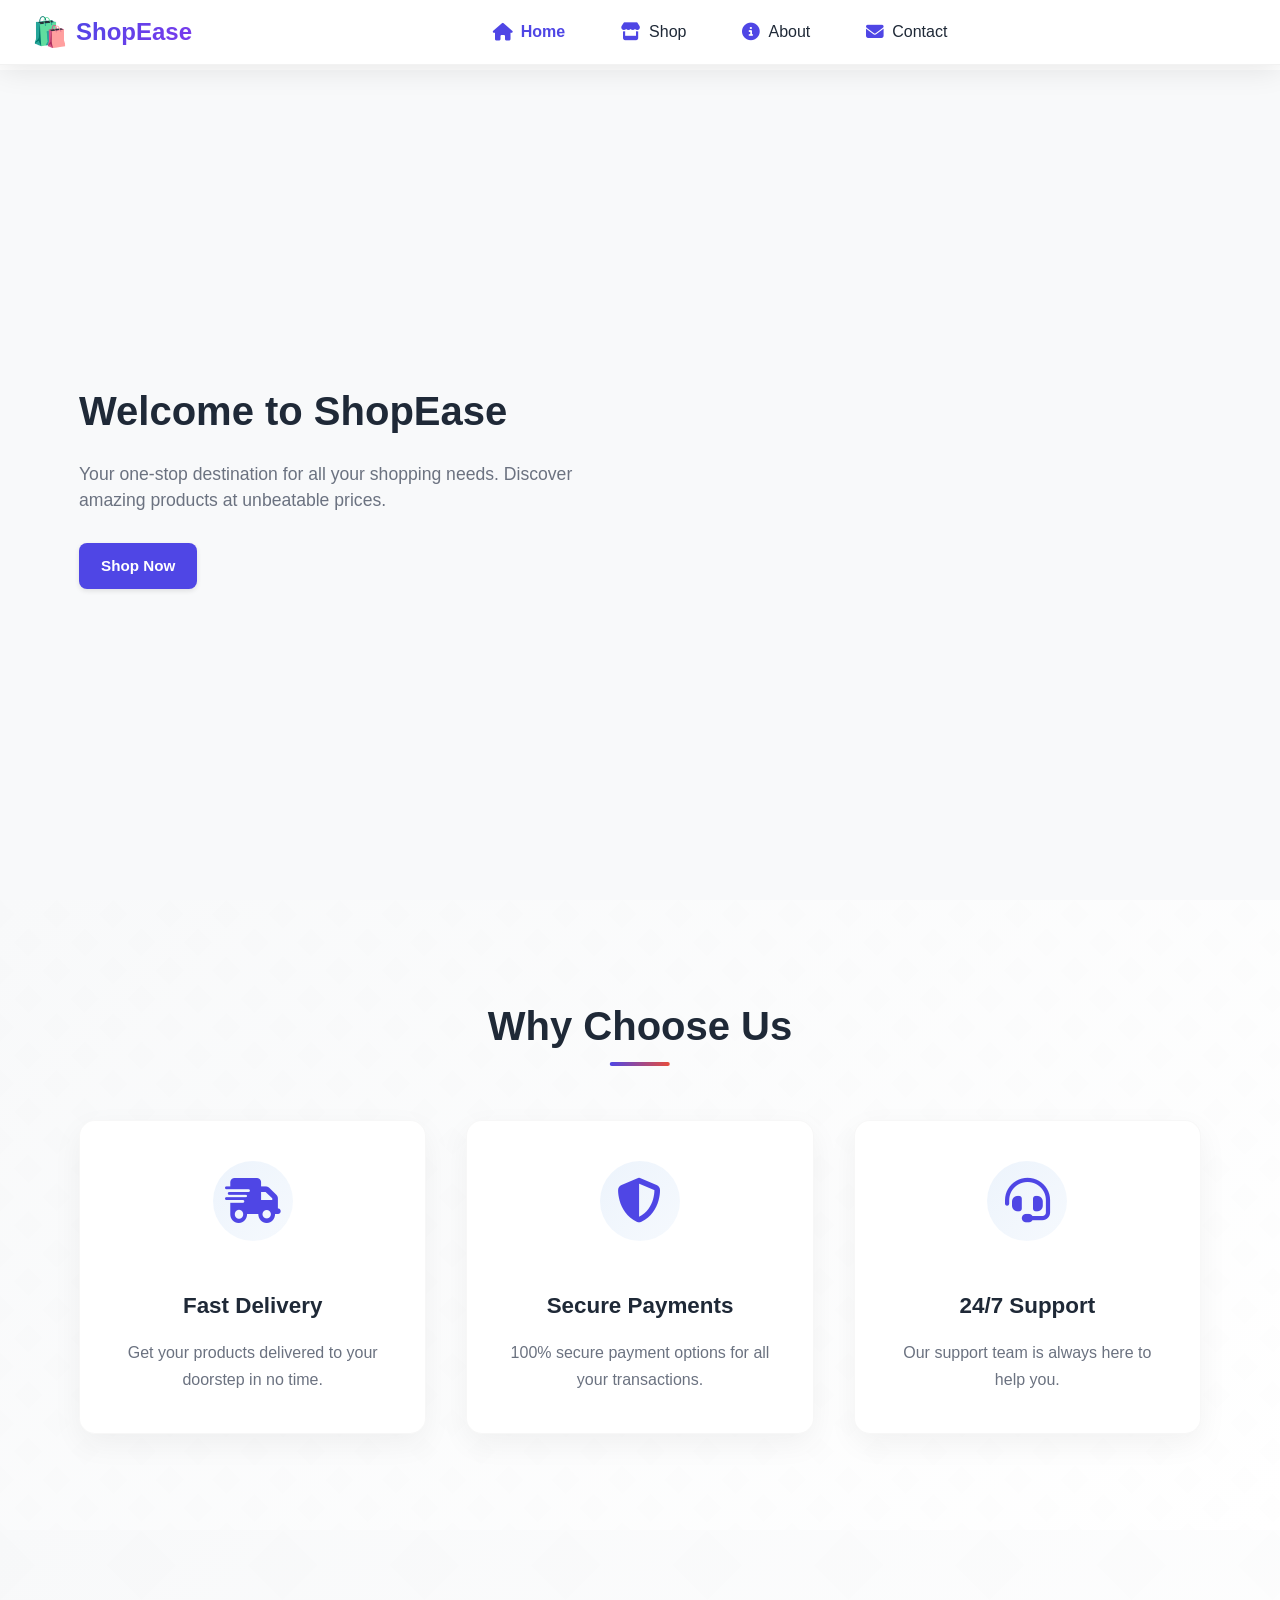
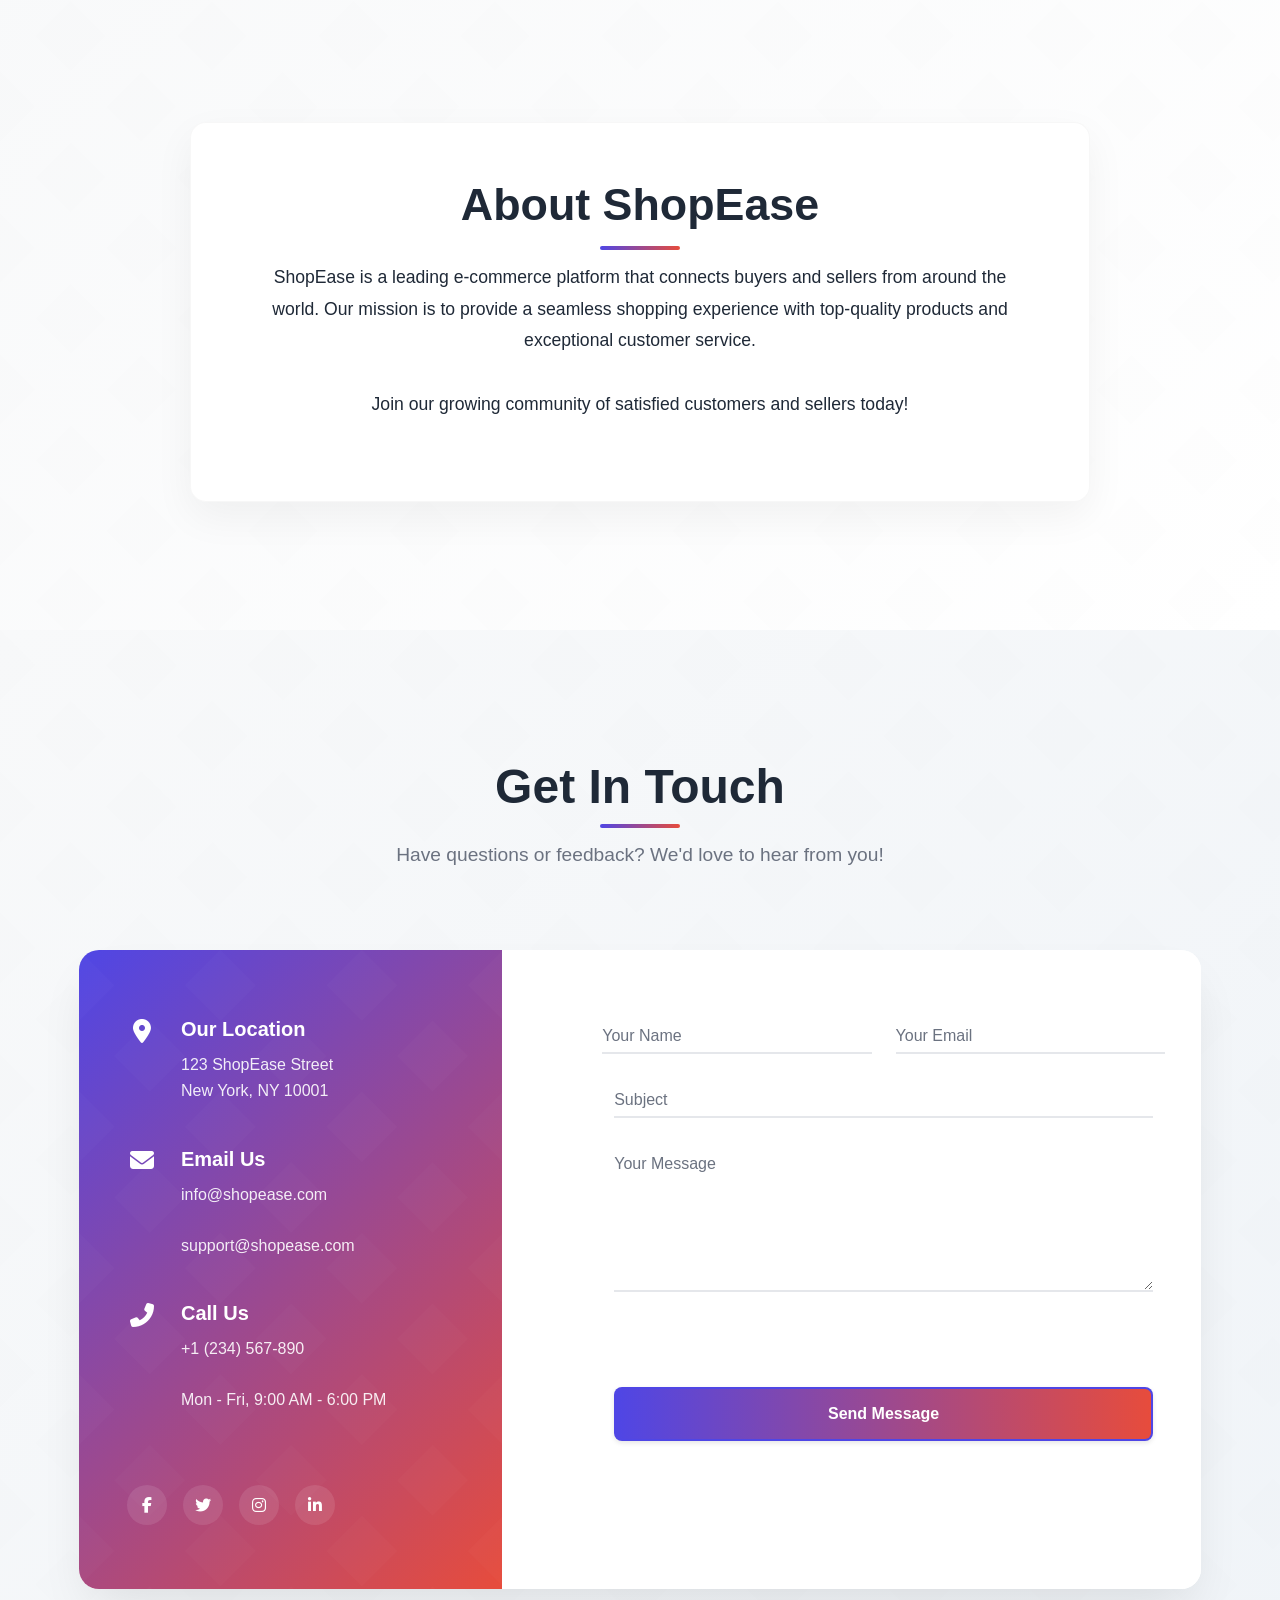
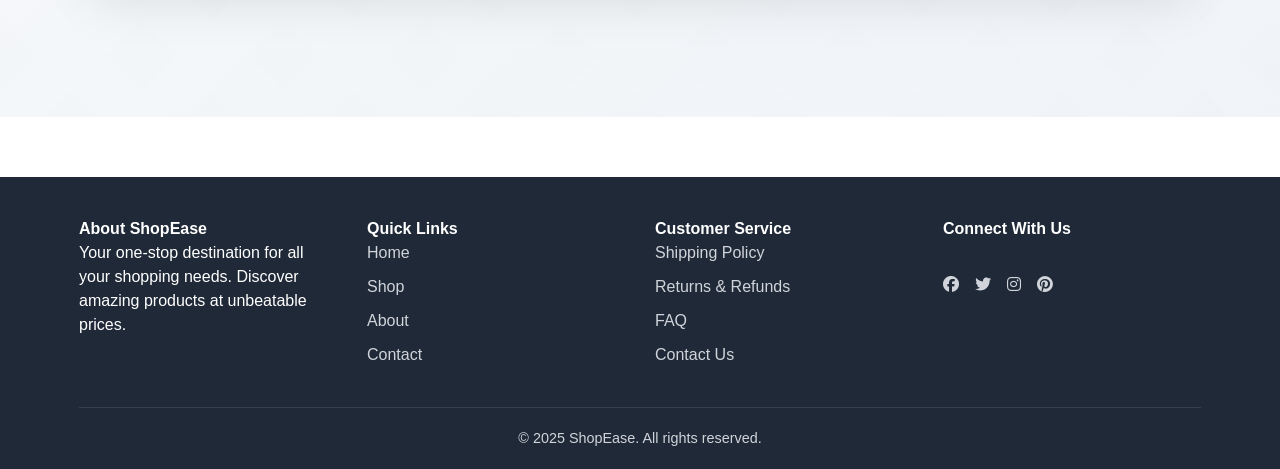
<file: index.html>
<!DOCTYPE html>
<html lang="en">
<head>
    <meta charset="UTF-8">
    <meta name="viewport" content="width=device-width, initial-scale=1.0">
    <title>ShopEase - Your Ultimate Shopping Destination</title>
    <link rel="stylesheet" href="minimal-style.css">
    <link rel="stylesheet" href="https://cdnjs.cloudflare.com/ajax/libs/font-awesome/6.4.0/css/all.min.css">
    <link rel="stylesheet" href="shop.css">
    <style>
        /* Style for name and subject inputs */
        #name,
        #subject {
            border-radius: 0;
        }
        
        #name:focus,
        #subject:focus,
        #message:focus {
            outline: none;
            box-shadow: none;
        }
        
        /* Remove the animated focus border for message textarea */
        #message:focus ~ .focus-border {
            width: 0 !important;
            transition: none !important;
        }
        
        /* Header Styles */
        :root {
            --primary: #4f46e5;
            --primary-hover: #4338ca;
            --secondary: #1f2937;
            --text: #1f2937;
            --text-light: #6b7280;
            --light: #f9fafb;
            --lighter: #f3f4f6;
            --border: #e5e7eb;
            --danger: #ef4444;
            --success: #10b981;
            --transition: all 0.3s cubic-bezier(0.4, 0, 0.2, 1);
        }
        
        .header {
            background-color: rgba(255, 255, 255, 0.98);
            backdrop-filter: blur(10px);
            -webkit-backdrop-filter: blur(10px);
            box-shadow: 0 4px 20px rgba(0, 0, 0, 0.05);
            position: fixed;
            width: 100%;
            top: 0;
            left: 0;
            z-index: 1000;
            border-bottom: 1px solid rgba(0, 0, 0, 0.05);
            padding: 0.75rem 0;
        }
        
        .header.scrolled {
            box-shadow: 0 4px 30px rgba(0, 0, 0, 0.1);
        }
        
        /* Animation Keyframes */
        @keyframes fadeInUp {
            from {
                opacity: 0;
                transform: translateY(20px);
            }
            to {
                opacity: 1;
                transform: translateY(0);
            }
        }
        
        /* Form Input Styling */
        .form-group {
            margin-bottom: 1.5rem;
            position: relative;
        }
        
        .form-row {
            display: flex;
            gap: 1.5rem;
            margin-bottom: 1.5rem;
        }
        
        .form-col {
            flex: 1;
            position: relative;
        }
        
        .contact-form input:not([type="submit"]),
        .contact-form textarea {
            width: 100%;
            padding: 10px 0;
            font-size: 1rem;
            color: var(--text);
            border: none;
            border-bottom: 2px solid var(--border);
            background: transparent;
            transition: all 0.3s ease;
        }
        
        .contact-form input:not([type="submit"]):focus,
        .contact-form textarea:focus {
            outline: none;
            border-bottom-color: var(--primary);
        }
        
        .contact-form label {
            position: absolute;
            left: 0;
            top: 10px;
            color: var(--text-light);
            transition: all 0.3s ease;
            pointer-events: none;
        }
        
        .contact-form input:not([type="submit"]):focus ~ label,
        .contact-form input:not([type="submit"]):valid ~ label,
        .contact-form textarea:focus ~ label,
        .contact-form textarea:valid ~ label {
            top: -15px;
            font-size: 0.8rem;
            color: var(--primary);
        }
        
        .contact-form textarea {
            min-height: 100px;
            resize: vertical;
        }
        
        .contact-form .btn {
            margin-top: 4rem;
        }
        
        /* Apply animation to hero section */
        .hero {
            animation: fadeInUp 0.5s ease-out forwards;
            opacity: 0; /* Start invisible */
        }
        
        /* Apply staggered animations to content sections */
        .featured-products, .categories, #contact {
            animation: fadeInUp 0.8s ease-out forwards;
            opacity: 0;
            animation-delay: 0.3s;
            transform: translateZ(0);
            backface-visibility: hidden;
        }
        
        .categories {
            animation-delay: 0.5s;
        }
        
        #contact {
            animation-delay: 0.7s;
            transform: translate3d(0, 0, 0);
            will-change: transform;
            backface-visibility: hidden;
            perspective: 1000px;
            transform-style: preserve-3d;
        }
        
        #contact * {
            transform: translate3d(0, 0, 0);
            backface-visibility: hidden;
        }
        
        .header-inner {
            display: flex;
            align-items: center;
            justify-content: space-between;
            gap: 2rem;
            max-width: 1400px;
            margin: 0 auto;
            padding: 0 2rem;
        }
        
        .logo-link {
            display: flex;
            align-items: center;
            text-decoration: none;
            font-size: 1.5rem;
            font-weight: 700;
            color: var(--secondary);
            gap: 0.5rem;
        }
        
        .logo-icon {
            font-size: 1.8rem;
            line-height: 1;
        }
        
        .logo-text {
            background: linear-gradient(135deg, var(--primary), #7c3aed);
            -webkit-background-clip: text;
            -webkit-text-fill-color: transparent;
            background-clip: text;
        }
        
        /* Navigation */
        .nav-links {
            display: flex;
            gap: 1.5rem;
            align-items: center;
            flex: 1;
            justify-content: center;
            margin: 0 2rem;
        }
        
        .nav-link {
            color: var(--text);
            text-decoration: none;
            font-weight: 500;
            font-size: 1rem;
            display: flex;
            align-items: center;
            gap: 0.5rem;
            padding: 0.5rem 1rem;
            border-radius: 8px;
            transition: all 0.2s ease;
            white-space: nowrap;
        }
        
        .nav-link i {
            font-size: 1.1em;
            color: var(--primary);
        }
        
        .nav-link:hover {
            color: var(--primary);
            background: rgba(79, 70, 229, 0.05);
        }
        
        .nav-link.active {
            color: var(--primary);
            font-weight: 600;
        }
        
        /* Removed the dot indicator under active links */
        
        /* Header Actions */
        .header-actions {
            display: flex;
            align-items: center;
            gap: 1rem;
            flex-shrink: 0;
        }
        
        .btn {
            display: inline-flex;
            align-items: center;
            justify-content: center;
            gap: 0.5rem;
            padding: 0.6rem 1.25rem;
            border-radius: 8px;
            font-weight: 600;
            font-size: 0.95rem;
            cursor: pointer;
            text-decoration: none;
            transition: all 0.2s ease;
            border: 2px solid transparent;
        }
        
        

        
        /* Mobile Menu Toggle */
        .mobile-menu-toggle {
            display: none;
            flex-direction: column;
            justify-content: space-between;
            width: 30px;
            height: 22px;
            cursor: pointer;
            z-index: 1001;
            padding: 0.5rem;
            background: none;
            border: none;
        }
        
        .mobile-menu-toggle span {
            display: block;
            width: 100%;
            height: 3px;
            background: var(--text);
            border-radius: 3px;
            transition: all 0.3s ease;
        }
        
        .mobile-menu-toggle.active span:nth-child(1) {
            transform: translateY(8px) rotate(45deg);
        }
        
        .mobile-menu-toggle.active span:nth-child(2) {
            opacity: 0;
        }
        
        .mobile-menu-toggle.active span:nth-child(3) {
            transform: translateY(-8px) rotate(-45deg);
        }
        
        /* Responsive Styles */
        @media (max-width: 1024px) {
            .nav-links {
                gap: 0.75rem;
            }
            
            .nav-link span {
                display: none;
            }
            
            .nav-link i {
                font-size: 1.3rem;
            }
        }
        
        @media (max-width: 768px) {
            .header-inner {
                padding: 0.5rem 1.5rem;
            }
            
            .nav-links {
                position: fixed;
                top: 80px;
                left: 0;
                right: 0;
                background: white;
                flex-direction: column;
                padding: 1rem;
                box-shadow: 0 10px 30px rgba(0, 0, 0, 0.1);
                transform: translateY(-150%);
                transition: transform 0.3s ease;
                z-index: 1000;
                margin: 0;
                gap: 0.5rem;
            }
            
            .nav-links.active {
                transform: translateY(0);
            }
            
            .nav-link {
                width: 100%;
                padding: 1rem;
                justify-content: flex-start;
                border-radius: 8px;
            }
            
            .nav-link span {
                display: inline;
            }
            
            .nav-link i {
                width: 24px;
                text-align: center;
            }
            
            .mobile-menu-toggle {
                display: flex;
            }
            
            .auth-buttons {
                display: none;
            }
        }
        
        @media (max-width: 480px) {
            .logo-text {
                display: none;
            }
            
            .header-actions .btn span {
                display: none;
            }
            
            .header-actions .btn i {
                margin: 0;
            }
        }
    </style>
</head>
<body>
    <!-- Header -->
    <header class="header">
        <div class="header-inner">
            <!-- Logo -->
            <a href="index.html" class="logo-link">
                <span class="logo-icon">🛍️</span>
                <span class="logo-text">ShopEase</span>
            </a>
            
            <!-- Desktop Navigation -->
            <nav class="nav-links">
                <a href="index.html" class="nav-link active">
                    <i class="fas fa-home"></i>
                    <span>Home</span>
                </a>
                <a href="shop.html" class="nav-link">
                    <i class="fas fa-store"></i>
                    <span>Shop</span>
                </a>
                <a href="#about" class="nav-link">
                    <i class="fas fa-info-circle"></i>
                    <span>About</span>
                </a>
                <a href="#contact" class="nav-link">
                    <i class="fas fa-envelope"></i>
                    <span>Contact</span>
                </a>
            </nav>
            
            <!-- Header Actions - No cart icon on home page -->
            <div class="header-actions">
                <!-- No cart icon here as per user request -->
            </div>
            
            <!-- Mobile Menu Toggle -->
            <button class="mobile-menu-toggle" aria-label="Toggle menu">
                <span></span>
                <span></span>
                <span></span>
            </button>
        </div>
    </header>

    <!-- Hero Section -->
    <header class="hero">
        <div class="container">
            <div class="hero-content">
                <h1>Welcome to ShopEase</h1>
                <p>Your one-stop destination for all your shopping needs. Discover amazing products at unbeatable prices.</p>
                
                <div class="cta-buttons">
                    <a href="shop.html" class="btn btn-primary">Shop Now</a>
                </div>
            </div>
            
        </div>
    </header>

    <!-- Features Section -->
    <section id="features" class="features">
        <div class="container">
            <h2>Why Choose Us</h2>
            <div class="feature-grid">
            </div>
                <!-- <div class="feature-card">
                    <i class="fas fa-shipping-fast"></i>
                    <h3>Fast Delivery</h3>
                    <p>Get your products delivered to your doorstep in no time.</p>
                </div> -->
                <!-- <div class="feature-card">
                    <i class="fas fa-shield-alt"></i>
                    <h3>Secure Payments</h3>
                    <p>100% secure payment options for all your transactions.</p>
                </div> -->
                <!-- <div class="feature-card">
                    <i class="fas fa-headset"></i>
                    <h3>24/7 Support</h3>
                    <p>Our support team is always here to help you.</p>
                </div> -->
        </div>
    </section>

    <!-- About Section -->
    <section id="about" class="about">
        <div class="container">
            <div class="about-content">
                <h2>About ShopEase</h2>
                <p>ShopEase is a leading e-commerce platform that connects buyers and sellers from around the world. Our mission is to provide a seamless shopping experience with top-quality products and exceptional customer service.</p>
                <p>Join our growing community of satisfied customers and sellers today!</p>
            </div>
        </div>
    </section>

    <!-- Contact Section -->
    <section id="contact" class="contact">
        <div class="container">
            <h2>Get In Touch</h2>
            <p class="section-subtitle">Have questions or feedback? We'd love to hear from you!</p>
            
            <div class="contact-container">
                <!-- Contact Info -->
                <div class="contact-info-wrapper">
                    <div class="contact-info-card">
                        <div class="contact-method">
                            <i class="fas fa-map-marker-alt"></i>
                            <div class="contact-details">
                                <h3>Our Location</h3>
                                <p>123 ShopEase Street<br>New York, NY 10001</p>
                            </div>
                        </div>
                        <div class="contact-method">
                            <i class="fas fa-envelope"></i>
                            <div class="contact-details">
                                <h3>Email Us</h3>
                                <p><a href="mailto:info@shopease.com">info@shopease.com</a><br><a href="mailto:support@shopease.com">support@shopease.com</a></p>
                            </div>
                        </div>
                        <div class="contact-method">
                            <i class="fas fa-phone-alt"></i>
                            <div class="contact-details">
                                <h3>Call Us</h3>
                                <p><a href="tel:+1234567890">+1 (234) 567-890</a><br>Mon - Fri, 9:00 AM - 6:00 PM</p>
                            </div>
                        </div>
                        <div class="social-links">
                            <a href="https://www.facebook.com/" class="social-link" aria-label="Facebook" target="_blank" rel="noopener noreferrer"><i class="fab fa-facebook-f"></i></a>
                            <a href="https://twitter.com/" class="social-link" aria-label="Twitter" target="_blank" rel="noopener noreferrer"><i class="fab fa-twitter"></i></a>
                            <a href="https://www.instagram.com/" class="social-link" aria-label="Instagram" target="_blank" rel="noopener noreferrer"><i class="fab fa-instagram"></i></a>
                            <a href="https://www.linkedin.com/" class="social-link" aria-label="LinkedIn" target="_blank" rel="noopener noreferrer"><i class="fab fa-linkedin-in"></i></a>
                        </div>
                    </div>
                </div>
                
                <!-- Contact Form -->
                <div class="contact-form-wrapper">
                    <form class="contact-form" id="contactForm">
                        <div class="form-group">
                            <div class="form-row">
                                <div class="form-col">
                                    <input type="text" id="name" name="name" required>
                                    <label for="name">Your Name</label>
                                    <span class="focus-border"></span>
                                </div>
                                <div class="form-col">
                                    <input type="email" id="email" name="email" required>
                                    <label for="email">Your Email</label>
                                    <span class="focus-border"></span>
                                </div>
                            </div>
                        </div>
                        <div class="form-group">
                            <input type="text" id="subject" name="subject" required>
                            <label for="subject">Subject</label>
                            <span style="border: none;" class="focus-border"></span>
                        </div>
                        <div class="form-group">
                            <textarea id="message" name="message" rows="5" required></textarea>
                            <label for="message">Your Message</label>
                            <span style="border: none;" class="focus-border"></span>
                        </div>
                        <button  class="btn btn-primary">Send Message</button>
                    </form>
                </div>
            </div>
        </div>
    </section>

    <!-- Include Footer -->
    <div id="footer"></div>

    <!-- Load JavaScript -->
    <script>
        // Mobile menu toggle and header functionality
        document.addEventListener('DOMContentLoaded', function() {
            const menuToggle = document.querySelector('.mobile-menu-toggle');
            const navLinks = document.querySelector('.nav-links');
            
            if (menuToggle) {
                menuToggle.addEventListener('click', () => {
                    menuToggle.classList.toggle('active');
                    navLinks.classList.toggle('active');
                });
            }
            
            // Close menu when clicking on a link
            document.querySelectorAll('.nav-link').forEach(link => {
                link.addEventListener('click', () => {
                    if (window.innerWidth <= 768) {
                        menuToggle.classList.remove('active');
                        navLinks.classList.remove('active');
                    }
                });
            });
            
            // Update active link based on current page
            const currentPage = window.location.pathname.split('/').pop() || 'index.html';
            document.querySelectorAll('.nav-link').forEach(link => {
                if (link.getAttribute('href') === currentPage) {
                    link.classList.add('active');
                } else {
                    link.classList.remove('active');
                }
            });
            
            // Header remains visible at all times
            const header = document.querySelector('.header');
            header.style.transform = 'translateY(0)';
            header.classList.add('scrolled');
            
            // Load footer
            fetch('components/footer.html')
                .then(response => response.text())
                .then(data => {
                    document.getElementById('footer').innerHTML = data;
                });
            
            // Initialize features
            const features = [
                {
                    icon: 'fa-shipping-fast',
                    title: 'Fast Delivery',
                    description: 'Get your products delivered to your doorstep in no time.'
                },
                {
                    icon: 'fa-shield-alt',
                    title: 'Secure Payments',
                    description: '100% secure payment options for all your transactions.'
                },
                {
                    icon: 'fa-headset',
                    title: '24/7 Support',
                    description: 'Our support team is always here to help you.'
                }
            ];
            
            // Render features
            const featureGrid = document.querySelector('.feature-grid');
            if (featureGrid) {
                features.forEach(feature => {
                    const featureCard = document.createElement('div');
                    featureCard.className = 'feature-card';
                    featureCard.innerHTML = `
                        <i class="fas ${feature.icon}"></i>
                        <h3>${feature.title}</h3>
                        <p>${feature.description}</p>
                    `;
                    featureGrid.appendChild(featureCard);
                });
            }
            
            // Call updateAuthUI if it exists
            if (typeof updateAuthUI === 'function') {
                updateAuthUI();
            }
        });
    </script>
</body>
</html>
</file>
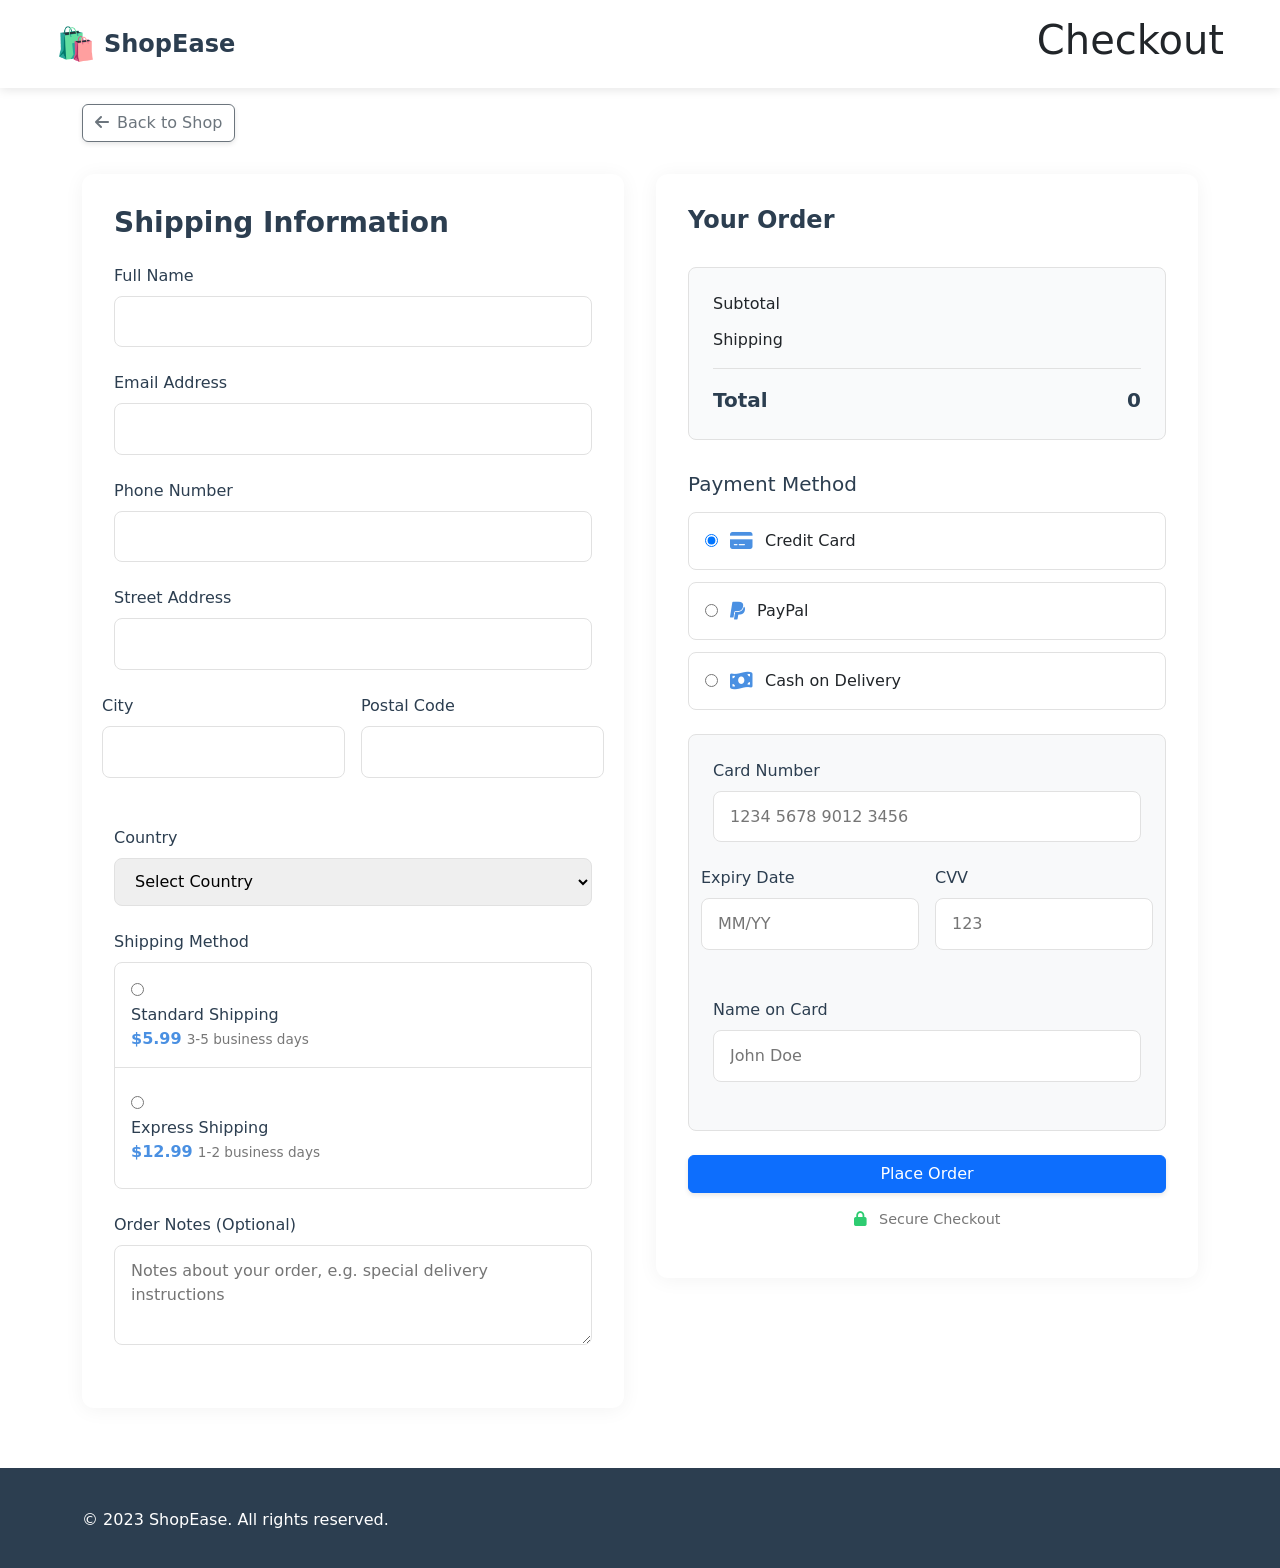
<file: checkout.html>
<!DOCTYPE html>
<html lang="en">
<head>
    <meta charset="UTF-8">
    <meta name="viewport" content="width=device-width, initial-scale=1.0">
    <title>Checkout - ShopEase</title>
    <link rel="stylesheet" href="https://cdnjs.cloudflare.com/ajax/libs/font-awesome/6.5.0/css/all.min.css">
    <link rel="stylesheet" href="minimal-style.css">
    <link rel="stylesheet" href="css/checkout.css">
    <link href="https://cdn.jsdelivr.net/npm/bootstrap@5.3.3/dist/css/bootstrap.min.css" rel="stylesheet">
    <style>
        .btn-back-to-shop {
            transition: all 0.3s ease;
            transform-origin: left center;
        }
        .btn-back-to-shop:hover {
            transform: translateX(-5px);
            box-shadow: 2px 2px 8px rgba(0,0,0,0.1);
            background-color: #6C757D;
        }
        .btn-back-to-shop i {
            transition: transform 0.3s ease;
        }
        .btn-back-to-shop:hover i {
            transform: translateX(-3px);
        }
    </style>
</head>
<body>
    <!-- Header -->
    <header class="header">
        <div class="header-inner">
            <a href="index.html" class="logo-link">
                <span class="logo-icon">🛍️</span>
                <span class="logo-text">ShopEase</span>
            </a>
            <h1>Checkout</h1>
        </div>
    </header>
    <div class="container mt-3 mb-4">
        <a href="shop.html" class="btn btn-outline-secondary btn-back-to-shop">
            <i class="fas fa-arrow-left me-2"></i>Back to Shop
        </a>
    </div>
    <div class="warning">
        <div style="position: fixed;width: 100%;z-index: 100;display: none;" id="warning" class="alert alert-warning">warning! you can't checkout without adding products to the cart</div>
    </div>

    <main class="checkout-container">
        <div class="container">
            
            <div class="checkout-grid">
                <!-- Checkout Form -->
                <div class="checkout-form">
                    <h2>Shipping Information</h2>
                    <form id="checkoutForm" class="form">
                        <div class="form-group">
                            <label for="fullName">Full Name</label>
                            <input type="text" id="fullName" name="fullName" required>
                        </div>
                        
                        <div class="form-group">
                            <label for="email">Email Address</label>
                            <input type="email" id="email" name="email" required>
                        </div>
                        
                        <div class="form-group">
                            <label for="phone">Phone Number</label>
                            <input type="tel" id="phone" name="phone" required>
                        </div>
                        
                        <div class="form-group">
                            <label for="address">Street Address</label>
                            <input type="text" id="address" name="address" required>
                        </div>
                        
                        <div class="form-row">
                            <div class="form-group">
                                <label for="city">City</label>
                                <input type="text" id="city" name="city" required>
                            </div>
                            
                            <div class="form-group">
                                <label for="postalCode">Postal Code</label>
                                <input type="text" id="postalCode" name="postalCode" required>
                            </div>
                        </div>
                        
                        <div class="form-group">
                            <label for="country">Country</label>
                            <select id="country" name="country" required>
                                <option value="">Select Country</option>
                                <option value="US">United States</option>
                                <option value="UK">United Kingdom</option>
                                <option value="CA">Canada</option>
                                <option value="AU">Australia</option>
                                <!-- Add more countries as needed -->
                            </select>
                        </div>
                        
                        <div class="form-group">
                            <label for="shippingMethod">Shipping Method</label>
                            <div class="shipping-methods">
                                <label class="shipping-option">
                                    <input onclick="shippingPrice(this.id)" id="long" type="radio" name="shippingMethod" value="standard" required>
                                    <span class="shipping-details">
                                        <span class="shipping-name">Standard Shipping</span>
                                        <span  class="shipping-price">$5.99</span>
                                        <span class="shipping-time">3-5 business days</span>
                                    </span>
                                </label>
                                <label class="shipping-option">
                                    <input onclick="shippingPrice(this.id)" id="short" type="radio" name="shippingMethod" value="express" required>
                                    <span class="shipping-details">
                                        <span class="shipping-name">Express Shipping</span>
                                        <span  class="shipping-price">$12.99</span>
                                        <span class="shipping-time">1-2 business days</span>
                                    </span>
                                </label>
                            </div>
                        </div>
                        
                        <div class="form-group">
                            <label for="notes">Order Notes (Optional)</label>
                            <textarea id="notes" name="notes" rows="3" placeholder="Notes about your order, e.g. special delivery instructions"></textarea>
                        </div>
                    </form>
                </div>
                
                <!-- Order Summary -->
                <div class="order-summary">
                    <h2>Your Order</h2>
                    <div class="order-grid" id="orderGrid">
                        
                    </div>
                    
                    
                    <div class="order-totals">
                        <div class="total-row">
                            <span>Subtotal</span>
                            <span id="subtotal"></span>
                        </div>
                        <div class="total-row">
                            <span>Shipping</span>
                            <span id="shipping"></span>
                        </div>
                        <div class="total-row grand-total">
                            <span>Total</span>
                            <span id="total"></span>
                        </div>
                    </div>
                    
                    <div class="payment-methods">
                        <h3>Payment Method</h3>
                        <div class="payment-options">
                            <label class="payment-option">
                                <input type="radio" name="paymentMethod" value="creditCard" checked>
                                <i class="fas fa-credit-card"></i>
                                <span>Credit Card</span>
                            </label>
                            <label class="payment-option">
                                <input type="radio" name="paymentMethod" value="paypal">
                                <i class="fab fa-paypal"></i>
                                <span>PayPal</span>
                            </label>
                            <label class="payment-option">
                                <input type="radio" name="paymentMethod" value="cash">
                                <i class="fas fa-money-bill-wave"></i>
                                <span>Cash on Delivery</span>
                            </label>
                        </div>
                        
                        <div id="creditCardForm" class="credit-card-form" style="display: block;">
                            <div class="form-group">
                                <label for="cardNumber">Card Number</label>
                                <input type="text" id="cardNumber" placeholder="1234 5678 9012 3456">
                            </div>
                            <div class="form-row">
                                <div class="form-group">
                                    <label for="expiryDate">Expiry Date</label>
                                    <input type="text" id="expiryDate" placeholder="MM/YY">
                                </div>
                                <div class="form-group">
                                    <label for="cvv">CVV</label>
                                    <input type="text" id="cvv" placeholder="123">
                                </div>
                            </div>
                            <div class="form-group">
                                <label for="cardName">Name on Card</label>
                                <input type="text" id="cardName" placeholder="John Doe">
                            </div>
                        </div>
                        
                        <button id="placeOrderBtn" type="submit" form="checkoutForm" class="btn btn-primary btn-block">
                            Place Order
                        </button>
                        
                        <p class="secure-checkout">
                            <i class="fas fa-lock"></i> Secure Checkout
                        </p>
                    </div>
                </div>
            </div>
        </div>
    </main>
    

    
    


    <footer class="footer">
        <div class="container">
            <p>&copy; 2023 ShopEase. All rights reserved.</p>
        </div>
    </footer>
    <script src="main.js"></script>
    <!-- JavaScript removed as per user request -->
</body>
<script src="https://cdn.jsdelivr.net/npm/bootstrap@5.3.3/dist/js/bootstrap.bundle.min.js"></script>
</html>
</file>
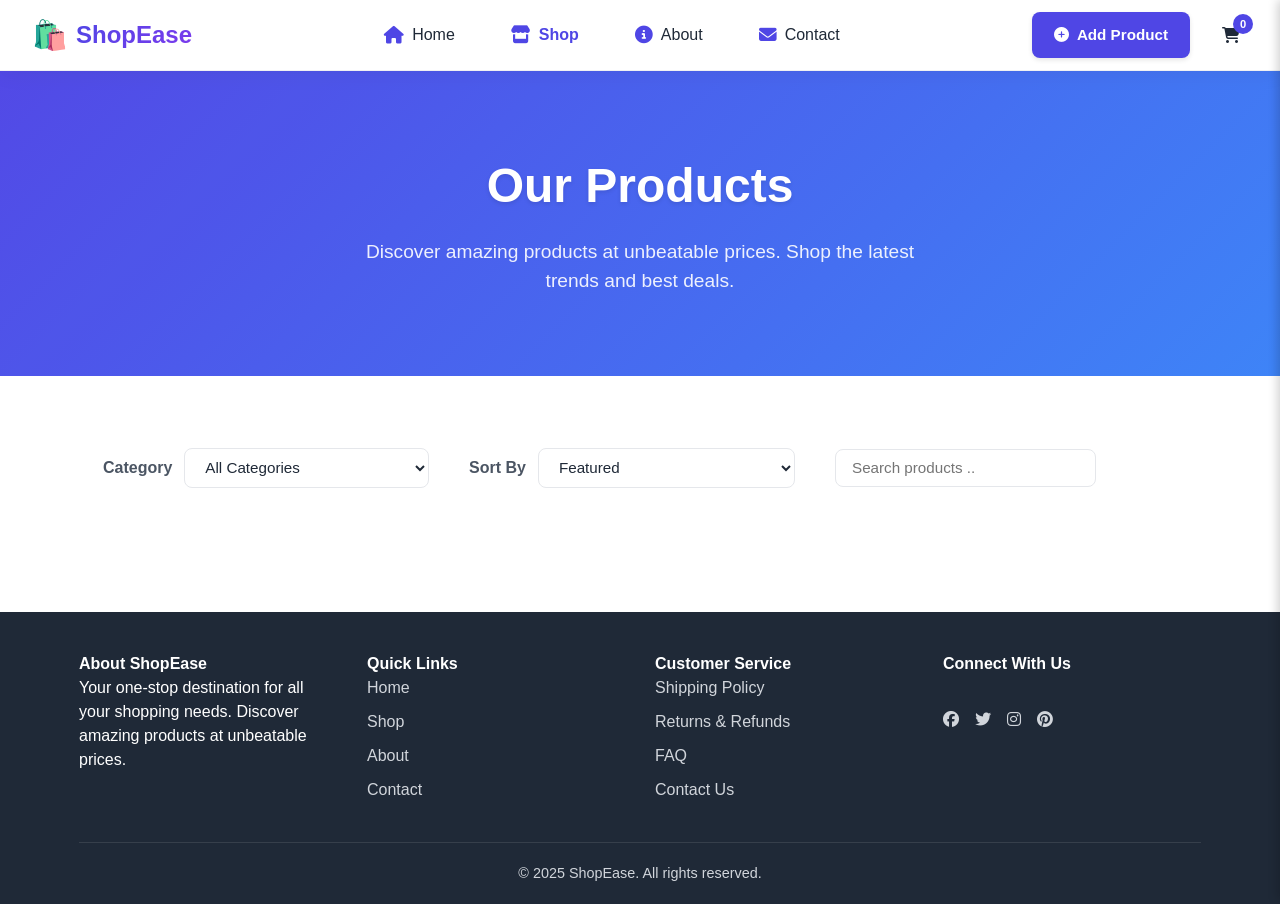
<file: shop.html>
<!DOCTYPE html>
<html lang="en">
<head>
    <meta charset="UTF-8">
    <meta name="viewport" content="width=device-width, initial-scale=1.0">
    <title>Shop - ShopEase</title>
    <link rel="stylesheet" href="https://cdnjs.cloudflare.com/ajax/libs/font-awesome/6.4.0/css/all.min.css">
    <link rel="stylesheet" href="minimal-style.css">
    <link rel="stylesheet" href="css/shop.css">
    <style>
        /* Header Styles */
        :root {
            --primary: #4f46e5;
            --primary-hover: #4338ca;
            --secondary: #1f2937;
            --text: #1f2937;
            --text-light: #6b7280;
            --light: #f9fafb;
            --lighter: #f3f4f6;
            --border: #e5e7eb;
            --danger: #ef4444;
            --success: #10b981;
            --transition: all 0.3s cubic-bezier(0.4, 0, 0.2, 1);
        }
        
        .header {
            background-color: rgba(255, 255, 255, 0.98);
            backdrop-filter: blur(10px);
            -webkit-backdrop-filter: blur(10px);
            box-shadow: 0 4px 20px rgba(0, 0, 0, 0.05);
            position: fixed;
            width: 100%;
            top: 0;
            left: 0;
            z-index: 1000;
            border-bottom: 1px solid rgba(0, 0, 0, 0.05);
            padding: 0.75rem 0;
        }
        
        .header.scrolled {
            box-shadow: 0 4px 30px rgba(0, 0, 0, 0.1);
        }
        
        .header-inner {
            display: flex;
            align-items: center;
            justify-content: space-between;
            gap: 2rem;
            max-width: 1400px;
            margin: 0 auto;
            padding: 0 2rem;
        }
        
        .logo-link {
            display: flex;
            align-items: center;
            text-decoration: none;
            font-size: 1.5rem;
            font-weight: 700;
            color: var(--secondary);
            gap: 0.5rem;
        }
        
        .logo-icon {
            font-size: 1.8rem;
            line-height: 1;
        }
        
        .logo-text {
            background: linear-gradient(135deg, var(--primary), #7c3aed);
            -webkit-background-clip: text;
            -webkit-text-fill-color: transparent;
            background-clip: text;
        }
        
        /* Navigation */
        .nav-links {
            display: flex;
            gap: 1.5rem;
            align-items: center;
            flex: 1;
            justify-content: center;
            margin: 0 2rem;
        }
        
        .nav-link {
            color: var(--text);
            text-decoration: none;
            font-weight: 500;
            font-size: 1rem;
            display: flex;
            align-items: center;
            gap: 0.5rem;
            padding: 0.5rem 1rem;
            border-radius: 8px;
            transition: all 0.2s ease;
            white-space: nowrap;
            position: relative;
        }
        
        .nav-link i {
            font-size: 1.1em;
            color: var(--primary);
        }
        
        .nav-link:hover {
            color: var(--primary);
            background: rgba(79, 70, 229, 0.05);
        }
        
        .nav-link.active {
            color: var(--primary);
            font-weight: 600;
        }
        
        /* Removed the dot indicator under active links */
        
        /* Header Actions */
        .header-actions {
            display: flex;
            align-items: center;
            gap: 1.5rem;
            flex-shrink: 0;
            position: relative;
        }
        
        .cart-icon {
            position: relative;
            color: var(--text);
            text-decoration: none;
            padding: 0.5rem;
            border-radius: 50%;
            display: flex;
            align-items: center;
            justify-content: center;
            transition: all 0.2s ease;
        }
        
        .cart-icon:hover {
            background: rgba(79, 70, 229, 0.05);
            color: var(--primary);
        }
        
        .cart-count {
            position: absolute;
            top: -5px;
            right: -5px;
            background: var(--primary);
            color: white;
            border-radius: 50%;
            width: 20px;
            height: 20px;
            display: flex;
            align-items: center;
            justify-content: center;
            font-size: 0.7rem;
            font-weight: 600;
        }
        
        .btn {
            display: inline-flex;
            align-items: center;
            justify-content: center;
            gap: 0.5rem;
            padding: 0.6rem 1.25rem;
            border-radius: 8px;
            font-weight: 600;
            font-size: 0.95rem;
            cursor: pointer;
            text-decoration: none;
            transition: all 0.2s ease;
            border: 2px solid transparent;
        }
        
        
        
        
        
        /* Mobile Menu Toggle */
        .mobile-menu-toggle {
            display: none;
            flex-direction: column;
            justify-content: space-between;
            width: 30px;
            height: 22px;
            cursor: pointer;
            z-index: 1001;
            padding: 0.5rem;
            background: none;
            border: none;
        }
        
        .mobile-menu-toggle span {
            display: block;
            width: 100%;
            height: 3px;
            background: var(--text);
            border-radius: 3px;
            transition: all 0.3s ease;
        }
        
        .mobile-menu-toggle.active span:nth-child(1) {
            transform: translateY(8px) rotate(45deg);
        }
        
        .mobile-menu-toggle.active span:nth-child(2) {
            opacity: 0;
        }
        
        .mobile-menu-toggle.active span:nth-child(3) {
            transform: translateY(-8px) rotate(-45deg);
        }
        
        /* Responsive Styles */
        @media (max-width: 1024px) {
            .nav-links {
                gap: 0.75rem;
            }
            
            .nav-link span {
                display: none;
            }
            
            .nav-link i {
                font-size: 1.3rem;
            }
        }
        
        @media (max-width: 768px) {
            .header-inner {
                padding: 0.5rem 1.5rem;
            }
            
            .nav-links {
                position: fixed;
                top: 80px;
                left: 0;
                right: 0;
                background: white;
                flex-direction: column;
                padding: 1rem;
                box-shadow: 0 10px 30px rgba(0, 0, 0, 0.1);
                transform: translateY(-150%);
                transition: transform 0.3s ease;
                z-index: 1000;
                margin: 0;
                gap: 0.5rem;
            }
            
            .nav-links.active {
                transform: translateY(0);
            }
            
            .nav-link {
                width: 100%;
                padding: 1rem;
                justify-content: flex-start;
                border-radius: 8px;
            }
            
            .nav-link span {
                display: inline;
            }
            
            .nav-link i {
                width: 24px;
                text-align: center;
            }
            
            .mobile-menu-toggle {
                display: flex;
            }
            
            .header-actions .btn span {
                display: none;
            }
            
            .header-actions .btn i {
                margin: 0;
            }
        }
        .search-btn{
            background-color: var(--primary);
            color: white;
            outline: none;
            border: none;
            border-radius: 0px 8px 8px 0px;
            padding: 10px 20px;
            font-size: 15px;
            cursor: pointer;
            position: relative;
            right: 30px;
            transition: all 0.2s ease;
        }
        .search-btn:hover{
            background-color: var(--primary-hover);
        }
        @media (max-width: 480px) {
            .logo-text {
                display: none;
            }
        }
    </style>
    <link rel="stylesheet" href="https://cdnjs.cloudflare.com/ajax/libs/font-awesome/6.5.0/css/all.min.css">
    <link rel="stylesheet" href="shop.css">

</head>
<body>


    <!-- cart -->
    <div class="cart">
        
        <div class="top-cart">
            
            <h3>Cart Items : <span id="cartCount">0</span></h3>
            <span onclick="openCart()"><i class="fas fa-times-circle"></i></span>
        </div>
        <div class="cart-items" id="cart-items">
            
            
            
            
        </div>
        
        

        <div class="bottom-cart">
            <div class="total">
                <p>sub total</p>
                <p id="subTotal">$0</p>
            </div>
            <div class="cart-btns">
                <a href="checkout.html" id="checkout" class="cart-btn btn ">Checkout</a>
                <span onclick="openCart()" id="shopMore" class="cart-btn trans_bg btn ">Shop more</span>
            </div>
        </div>

        
    </div>
    <!-- Header -->
    <header class="header">
        <div class="header-inner">
            <!-- Logo -->
            <a href="index.html" class="logo-link">
                <span class="logo-icon">🛍️</span>
                <span class="logo-text">ShopEase</span>
            </a>
            
            <!-- Desktop Navigation -->
            <nav class="nav-links">
                <a href="index.html" class="nav-link">
                    <i class="fas fa-home"></i>
                    <span>Home</span>
                </a>
                <a href="shop.html" class="nav-link active">
                    <i class="fas fa-store"></i>
                    <span>Shop</span>
                </a>
                <a href="index.html#about" class="nav-link">
                    <i class="fas fa-info-circle"></i>
                    <span>About</span>
                </a>
                <a href="index.html#contact" class="nav-link">
                    <i class="fas fa-envelope"></i>
                    <span>Contact</span>
                </a>
            </nav>
            
            <!-- Header Actions -->
            <div class="header-actions">
                <a href="add-product.html" class="btn btn-primary">
                    <i class="fas fa-plus-circle"></i>
                    <span>Add Product</span>
                </a>
                <a style="cursor: pointer;" onclick="openCart()" id="cartIcon" class="cart-icon">
                    <i class="fas fa-shopping-cart"></i>
                    <span id="shopCount" class="cart-count">0</span>
                </a>
            </div>
            
            <!-- Mobile Menu Toggle -->
            <button class="mobile-menu-toggle" aria-label="Toggle menu">
                <span></span>
                <span></span>
                <span></span>
            </button>
        </div>
    </header>

    <!-- Shop Header -->
    <header class="shop-header">
        <div class="container">
            <h1>Our Products</h1>
            <p>Discover amazing products at unbeatable prices. Shop the latest trends and best deals.</p>
        </div>
    </header>

    <!-- Main Content -->
    <main class="container">
        <!-- Filters -->
        <div class="filters">
            <div class="filter-group">
                <label for="category">Category</label>
                <select id="category" name="category" class="select-custom">
                    <option value="All Categories">All Categories</option>
                    <option value="electronics">Electronics</option>
                    <option value="fashion">Fashion</option>
                    <option value="home">Home & Garden</option>
                    <option value="beauty">Beauty</option>
                    <option value="sports">Sports & Outdoors</option>
                </select>
            </div>
            
            <div class="filter-group">
                <label for="sort">Sort By</label>
                <select id="sort" name="sort" class="select-custom">
                    <option value="featured">Featured</option>
                    <option value="price-low">Price: Low to High</option>
                    <option value="price-high">Price: High to Low</option>
                    <option value="newest">Newest Arrivals</option>
                    <option value="rating">Top Rated</option>
                </select>
            </div>
            
            <div class="filter-group search-box">
                <input style="width: 80%;" type="text" placeholder="Search products .." id="search" class="search-input">
                <!-- <button id="search-btn" class="search-btn" aria-label="Search">
                    <i class="fas fa-search"></i>
                </button> -->
            </div>
        </div>

        <!-- Product Grid -->
        <div id="productGrid" class="product-grid">

        </div>
            

            


    </main>

    <!-- Cart Notification -->
    <div class="cart-notification" id="cartNotification">
        <div class="notification-content">
            <i class="fas fa-check-circle"></i>
            <span>Item added to your cart</span>
            <a href="cart.html" class="btn btn-primary btn-sm">View Cart</a>
        </div>
    </div>

    <!-- Footer -->
    <footer class="footer">
        <div class="container">
            <div class="footer-content">
                <div class="footer-section">
                    <h4>About ShopEase</h4>
                    <p>Your one-stop destination for all your shopping needs. Discover amazing products at unbeatable prices.</p>
                </div>
                <div class="footer-section">
                    <h4>Quick Links</h4>
                    <a href="index.html">Home</a>
                    <a href="shop.html">Shop</a>
                    <a href="about.html">About</a>
                    <a href="contact.html">Contact</a>
                </div>
                <div class="footer-section">
                    <h4>Customer Service</h4>
                    <a href="#">Shipping Policy</a>
                    <a href="#">Returns & Refunds</a>
                    <a href="#">FAQ</a>
                    <a href="#">Contact Us</a>
                </div>
                <div class="footer-section">
                    <h4>Connect With Us</h4>
                    <div class="social-links">
                        <a href="#"><i class="fab fa-facebook"></i></a>
                        <a href="#"><i class="fab fa-twitter"></i></a>
                        <a href="#"><i class="fab fa-instagram"></i></a>
                        <a href="#"><i class="fab fa-pinterest"></i></a>
                    </div>
                </div>
            </div>
            <div class="footer-bottom">
                <p>&copy; 2025 ShopEase. All rights reserved.</p>
            </div>
        </div>
    </footer>
    <script src="main.js"></script>
</body>
</html>
</file>
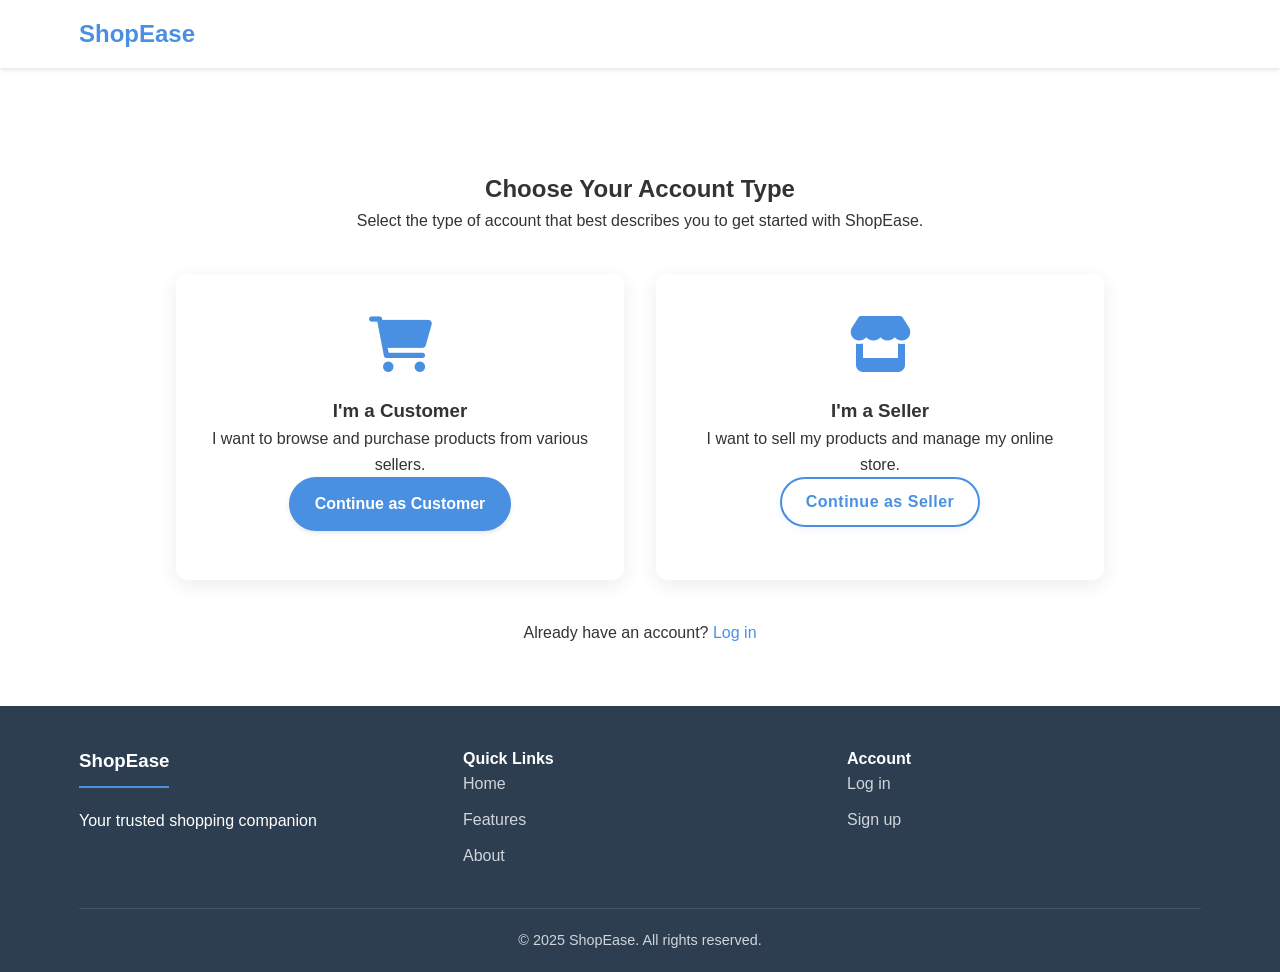
<file: user-type.html>
<!DOCTYPE html>
<html lang="en">
<head>
    <meta charset="UTF-8">
    <meta name="viewport" content="width=device-width, initial-scale=1.0">
    <title>Choose Account Type - ShopEase</title>
    <link rel="stylesheet" href="minimal-style.css">
    <link rel="stylesheet" href="https://cdnjs.cloudflare.com/ajax/libs/font-awesome/6.0.0/css/all.min.css">
</head>
<body>
    <!-- Navigation -->
    <nav class="navbar">
        <div class="container">
            <a href="index.html" class="logo">ShopEase</a>
        </div>
    </nav>

    <!-- User Type Selection -->
    <div class="user-type-selection">
        <h2>Choose Your Account Type</h2>
        <p>Select the type of account that best describes you to get started with ShopEase.</p>
        
        <div class="user-type-cards">
            <div class="user-type-card">
                <i class="fas fa-shopping-cart"></i>
                <h3>I'm a Customer</h3>
                <p>I want to browse and purchase products from various sellers.</p>
                <a href="customer-profile.html" class="btn btn-primary">Continue as Customer</a>
            </div>
            
            <div class="user-type-card">
                <i class="fas fa-store"></i>
                <h3>I'm a Seller</h3>
                <p>I want to sell my products and manage my online store.</p>
                <a href="seller-profile.html" class="btn btn-outline">Continue as Seller</a>
            </div>
        </div>
        
        <div class="text-center" style="margin-top: 30px;">
            <p>Already have an account? <a href="login.html">Log in</a></p>
        </div>
    </div>

    <!-- Footer -->
    <footer>
        <div class="container">
            <div class="footer-content">
                <div class="footer-section">
                    <h3>ShopEase</h3>
                    <p>Your trusted shopping companion</p>
                </div>
                <div class="footer-section">
                    <h4>Quick Links</h4>
                    <a href="index.html">Home</a>
                    <a href="#">Features</a>
                    <a href="#">About</a>
                </div>
                <div class="footer-section">
                    <h4>Account</h4>
                    <a href="login.html">Log in</a>
                    <a href="signup.html">Sign up</a>
                </div>
            </div>
            <div class="footer-bottom">
                <p>&copy; 2025 ShopEase. All rights reserved.</p>
            </div>
        </div>
    </footer>
</body>
</html>
</file>
<file: minimal-style.css>
/* Minimal CSS for E-commerce Website */
:root {
    --primary: #4a90e2;
    --secondary: #2c3e50;
    --accent: #e74c3c;
    --light: #f8f9fa;
    --dark: #343a40;
    --text: #333;
    --text-light: #6c757d;
    --border: #e9ecef;
    --shadow: 0 2px 4px rgba(0,0,0,0.1);
}

* { margin: 0; padding: 0; box-sizing: border-box; scroll-behavior: smooth;  }
body { font-family: Arial, sans-serif; line-height: 1.6; color: var(--text); padding-top: 70px; }
.container { width: 90%; max-width: 1200px; margin: 0 auto; padding: 0 15px; }
a { 
    color: var(--primary); 
    text-decoration: none; 
    transition: all 0.3s ease-in-out;
    display: inline-block;
}
a:hover { 
    /* color: var(--accent); */
    transform: translateY(-2px);
    text-shadow: 0 2px 4px rgba(0,0,0,0.1);
}
img { max-width: 100%; height: auto; }

/* Buttons */
.btn {
    display: inline-block;
    padding: 12px 24px;
    border-radius: 50px;
    font-weight: 600;
    text-align: center;
    cursor: pointer;
    transition: all 0.3s cubic-bezier(0.25, 0.8, 0.25, 1);
    border: 2px solid transparent;
    position: relative;
    overflow: hidden;
    box-shadow: 0 2px 5px rgba(0,0,0,0.1);
}
.btn-primary {
    background: var(--primary);
    color: white;
    position: relative;
    z-index: 1;
}

.btn-primary:hover {
    background: #357abd;
    transform: translateY(-3px);
    box-shadow: 0 4px 15px rgba(74, 144, 226, 0.4);
}

.btn-primary:active {
    transform: translateY(1px);
    box-shadow: 0 1px 3px rgba(0,0,0,0.2);
}

.btn-primary::after {
    content: '';
    position: absolute;
    top: 0;
    left: 0;
    width: 100%;
    height: 100%;
    background: rgba(255,255,255,0.1);
    transform: scaleX(0);
    transform-origin: right;
    transition: transform 0.4s cubic-bezier(0.25, 0.8, 0.25, 1);
    z-index: -1;
}

.btn-primary:hover::after {
    transform: scaleX(1);
    transform-origin: left;
}

.btn-outline {
    background: transparent;
    border: 2px solid var(--primary);
    color: var(--primary);
    position: relative;
    overflow: hidden;
    z-index: 1;
    padding: 10px 24px;
    font-weight: 600;
    letter-spacing: 0.5px;
    border-radius: 50px;
    transition: all 0.4s cubic-bezier(0.16, 1, 0.3, 1);
    box-shadow: 0 2px 8px rgba(74, 144, 226, 0.1);
}

.btn-outline:hover {
    color: white;
    transform: translateY(-3px) scale(1.02);
    box-shadow: 0 8px 25px rgba(74, 144, 226, 0.2);
    border-color: transparent;
}

.btn-outline:active {
    transform: translateY(1px) scale(0.98);
    box-shadow: 0 2px 5px rgba(74, 144, 226, 0.1);
}

.btn-outline::before {
    content: '';
    position: absolute;
    top: 0;
    left: 0;
    width: 100%;
    height: 100%;
    background: linear-gradient(135deg, var(--primary), #6ab0ff);
    z-index: -1;
    transform: scaleX(0);
    transform-origin: right;
    transition: transform 0.6s cubic-bezier(0.34, 1.56, 0.64, 1);
    border-radius: 50px;
}

.btn-outline:hover::before {
    transform: scaleX(1);
    transform-origin: left;
}

/* Add a subtle shine effect on hover */
.btn-outline::after {
    content: '';
    position: absolute;
    top: -50%;
    left: -60%;
    width: 20%;
    height: 200%;
    background: rgba(255, 255, 255, 0.2);
    transform: rotate(30deg);
    transition: all 0.6s ease;
    opacity: 0;
}

.btn-outline:hover::after {
    left: 120%;
    opacity: 1;
}
.btn-block { display: block; width: 100%; }

/* Navigation */
.navbar {
    background: white;
    box-shadow: var(--shadow);
    position: fixed;
    top: 0;
    left: 0;
    width: 100%;
    z-index: 1000;
    padding: 15px 0;
}
.navbar .container {
    display: flex;
    justify-content: space-between;
    align-items: center;
}
.logo {
    font-size: 1.5rem;
    font-weight: 700;
    color: var(--primary);
}
.nav-links {
    display: flex;
    gap: 20px;
    align-items: center;
}

/* Hero Section */
.hero {
    padding: 60px 0;
    background: #f8f9fa;
    min-height: calc(100vh - 70px);
    display: flex;
    align-items: center;
}
.hero .container {
    display: grid;
    grid-template-columns: 1fr 1fr;
    gap: 40px;
    align-items: center;
}
.hero-content { max-width: 600px; }
.hero h1 { font-size: 2.5rem; margin-bottom: 20px; color: var(--secondary); }
.hero p { color: var(--text-light); margin-bottom: 30px; font-size: 1.1rem; }
.cta-buttons { display: flex; gap: 15px; margin-top: 20px; }

/* Forms */
.form-container {
    max-width: 500px;
    margin: 100px auto 50px;
    padding: 30px;
    opacity: 0;
    transform: translateY(80px);
    background: white;
    border-radius: 8px;
    box-shadow: var(--shadow);
    transition: opacity 0.6s ease 0.1s, transform 0.6s ease 0.1s;
}
.form-container.show {
    opacity: 1;
    transform: translateY(0px);
}
.form-container h2 { text-align: center; margin-bottom: 20px; color: var(--secondary); }
.form-group { margin-bottom: 20px; }
.form-group label { display: block; margin-bottom: 8px; font-weight: 500; }
.form-control {
    width: 100%;
    padding: 12px 15px;
    border: 1px solid #ddd;
    border-radius: 5px;
    font-size: 1rem;
}
.form-footer { text-align: center; margin-top: 20px; padding-top: 20px; border-top: 1px solid var(--border); }

/* User Type Selection */
.user-type-selection { max-width: 1000px; margin: 100px auto 50px; padding: 0 20px; text-align: center; }
.user-type-cards {
    display: grid;
    grid-template-columns: repeat(auto-fit, minmax(300px, 1fr));
    gap: 2rem;
    margin: 2.5rem 0;
    padding: 0 1rem;
}

.user-type-card {
    background: white;
    padding: 2.5rem 2rem;
    border-radius: 12px;
    box-shadow: 0 5px 20px rgba(0, 0, 0, 0.08);
    transition: all 0.3s cubic-bezier(0.25, 0.8, 0.25, 1);
    border: 2px solid transparent;
    text-align: center;
    position: relative;
    overflow: hidden;
}

.user-type-card::before {
    content: '';
    position: absolute;
    top: 0;
    left: 0;
    width: 100%;
    height: 5px;
    background: var(--primary);
    transform: scaleX(0);
    transition: transform 0.3s ease;
}

.user-type-card:hover {
    transform: translateY(-8px);
    box-shadow: 0 15px 30px rgba(0, 0, 0, 0.12);
    border-color: rgba(var(--primary-rgb), 0.1);
}

.user-type-card:hover::before {
    transform: scaleX(1);
}

.user-type-card i {
    font-size: 3.5rem;
    color: var(--primary);
    margin-bottom: 1.5rem;
    transition: transform 0.3s ease;
}

.user-type-card:hover i {
    transform: scale(1.1);
}

/* Profile Pages */
.profile-header {
    background: linear-gradient(135deg, var(--primary), #6bb9f0);
    color: white;
    padding: 100px 0 40px;
    margin-bottom: 40px;
}
.profile-header .container {
    display: flex;
    align-items: center;
    gap: 30px;
}
.profile-avatar {
    width: 120px;
    height: 120px;
    border-radius: 50%;
    background: white;
    display: flex;
    align-items: center;
    justify-content: center;
    font-size: 3rem;
    color: var(--primary);
}

/* Responsive */
@media (max-width: 768px) {
    .hero .container { grid-template-columns: 1fr; text-align: center; }
    .cta-buttons { justify-content: center; }
    .profile-header .container { flex-direction: column; text-align: center; }
    .nav-links { display: none; }
    .hero h1 { font-size: 2rem; }
}

/* Footer */
footer {
    background: var(--secondary);
    color: white;
    padding: 40px 0 20px;
    margin-top: 60px;
}
.footer-content {
    display: grid;
    grid-template-columns: repeat(auto-fit, minmax(200px, 1fr));
    gap: 30px;
    margin-bottom: 30px;
}
.footer-section h3 {
    color: white;
    margin-bottom: 20px;
    padding-bottom: 10px;
    border-bottom: 2px solid var(--primary);
    display: inline-block;
}
.footer-section a {
    display: block;
    color: #d1d5db;
    margin-bottom: 10px;
}
.footer-section a:hover {
    color: white;
    padding-left: 5px;
}
/* Profile Page Styles */
.profile-container {
    padding: 2rem 0;
    background-color: #f8f9fa;
    min-height: calc(100vh - 200px);
}

.profile-header {
    background: linear-gradient(135deg, var(--primary), #6a11cb);
    color: white;
    padding: 2rem 0;
    margin-bottom: 2rem;
    position: relative;
    text-align: center;
}

.profile-avatar {
    width: 120px;
    height: 120px;
    border-radius: 50%;
    border: 4px solid white;
    margin: 0 auto 1rem;
    overflow: hidden;
    background: linear-gradient(145deg, #ffffff 0%, #f8f9fa 100%);
    box-shadow: 0 10px 30px rgba(0, 0, 0, 0.08);
    border-radius: 16px;
    transition: transform 0.3s ease, box-shadow 0.3s ease;
    border: 1px solid rgba(0, 0, 0, 0.05);
}

.profile-avatar {
    position: relative;
    margin: -60px auto 0;
    width: 120px;
    height: 120px;
    border-radius: 50%;
    border: 4px solid white;
    box-shadow: 0 5px 15px rgba(0, 0, 0, 0.1);
    overflow: hidden;
    background: white;
    transition: transform 0.3s ease;
}

.profile-avatar:hover {
    transform: scale(1.05);
}

.profile-avatar img {
    width: 100%;
    height: 100%;
    object-fit: cover;
    transition: transform 0.3s ease;
}

.profile-avatar:hover img {
    transform: scale(1.1);
}

.profile-name {
    font-size: 1.8rem;
    margin: 1.5rem 0 0.5rem;
    color: var(--secondary);
    font-weight: 700;
    letter-spacing: -0.5px;
    position: relative;
    display: inline-block;
}

.profile-name::after {
    content: '';
    position: absolute;
    bottom: -5px;
    left: 0;
    width: 40px;
    height: 3px;
    background: var(--primary);
    border-radius: 3px;
    transition: width 0.3s ease;
}

.profile-name:hover::after {
    width: 100%;
}

.profile-email {
    color: var(--text-light);
    margin-bottom: 1.5rem;
    display: block;
    font-size: 0.95rem;
    font-weight: 500;
}

.profile-stats {
    display: flex;
    justify-content: space-around;
    gap: 1rem;
    margin: 2rem 0 1.5rem;
    padding: 1.5rem 0;
    border-top: 1px solid rgba(0, 0, 0, 0.05);
    border-bottom: 1px solid rgba(0, 0, 0, 0.05);
}

.stat-item {
    text-align: center;
    padding: 0 1rem;
    position: relative;
}

.stat-item:not(:last-child)::after {
    content: '';
    position: absolute;
    right: -1rem;
    top: 50%;
    transform: translateY(-50%);
    width: 1px;
    height: 30px;
    background: rgba(0, 0, 0, 0.1);
}

.stat-value {
    display: block;
    font-size: 1.5rem;
    font-weight: 700;
    color: var(--secondary);
    margin-bottom: 0.25rem;
}

.stat-label {
    font-size: 0.8rem;
    color: var(--text-light);
    text-transform: uppercase;
    letter-spacing: 0.5px;
    font-weight: 600;
    display: block;
}



.stat-label {
    font-size: 0.9rem;
    opacity: 0.9;
}

.profile-content {
    display: grid;
    grid-template-columns: 300px 1fr;
    gap: 2rem;
    margin-top: 2rem;
}

.profile-sidebar {
    background: white;
    border-radius: 8px;
    padding: 1.5rem;
    box-shadow: var(--shadow);
    height: fit-content;
}

.profile-menu {
    list-style: none;
    padding: 0;
    margin: 0;
}

.profile-menu li {
    margin-bottom: 0.5rem;
}

.profile-menu a {
    display: flex;
    align-items: center;
    padding: 0.75rem 1rem;
    color: var(--text);
    border-radius: 6px;
    transition: all 0.2s;
}

.profile-menu a:hover, .profile-menu a.active {
    background-color: var(--light);
    color: var(--primary);
    text-decoration: none;
}

.profile-menu i {
    margin-right: 10px;
    width: 20px;
    text-align: center;
}

.profile-main {
    background: white;
    border-radius: 8px;
    padding: 2rem;
    box-shadow: var(--shadow);
}

.section-title {
    font-size: 1.5rem;
    margin-bottom: 1.5rem;
    padding-bottom: 0.75rem;
    border-bottom: 1px solid var(--border);
    color: var(--secondary);
}

/* Order History */
.order-card {
    border: 1px solid var(--border);
    border-radius: 8px;
    padding: 1.25rem;
    margin-bottom: 1rem;
    transition: transform 0.2s, box-shadow 0.2s;
}

.order-card:hover {
    transform: translateY(-2px);
    box-shadow: 0 4px 12px rgba(0, 0, 0, 0.1);
}

.order-header {
    display: flex;
    justify-content: space-between;
    margin-bottom: 1rem;
    padding-bottom: 0.75rem;
    border-bottom: 1px solid var(--border);
}

.order-id {
    font-weight: bold;
    color: var(--secondary);
}

.order-date {
    color: var(--text-light);
    font-size: 0.9rem;
}

.order-status {
    display: inline-block;
    padding: 0.25rem 0.75rem;
    border-radius: 20px;
    font-size: 0.85rem;
    font-weight: 500;
}

.status-delivered {
    background-color: #d4edda;
    color: #155724;
}

.status-pending {
    background-color: #fff3cd;
    color: #856404;
}

/* Features Section */
.features {
    padding: 6rem 0;
    background: linear-gradient(135deg, #f8f9fa 0%, #ffffff 100%);
    position: relative;
    overflow: hidden;
}

.features::before {
    content: '';
    position: absolute;
    top: 0;
    left: 0;
    width: 100%;
    height: 100%;
    background: url('[data-uri]') repeat;
    opacity: 0.6;
    z-index: 0;
}

.features .container {
    position: relative;
    z-index: 1;
}

.features h2 {
    text-align: center;
    margin-bottom: 1rem;
    color: var(--secondary);
    font-size: 2.5rem;
    font-weight: 800;
    position: relative;
    display: inline-block;
    left: 50%;
    transform: translateX(-50%);
}

.features h2::after {
    content: '';
    position: absolute;
    bottom: -10px;
    left: 50%;
    transform: translateX(-50%);
    width: 60px;
    height: 4px;
    background: linear-gradient(90deg, var(--primary), var(--accent));
    border-radius: 2px;
}

.features .subtitle {
    text-align: center;
    color: var(--text-light);
    font-size: 1.1rem;
    max-width: 700px;
    margin: 0 auto 4rem;
    line-height: 1.6;
}

.feature-grid {
    display: grid;
    grid-template-columns: repeat(auto-fit, minmax(280px, 1fr));
    gap: 2.5rem;
    margin-top: 3rem;
}

.feature-card {
    background: white;
    padding: 2.5rem 2rem;
    border-radius: 16px;
    text-align: center;
    box-shadow: 0 10px 30px rgba(0,0,0,0.05);
    transition: all 0.4s cubic-bezier(0.16, 1, 0.3, 1);
    position: relative;
    overflow: hidden;
    border: 1px solid rgba(0,0,0,0.03);
    z-index: 1;
}

.feature-card::before {
    content: '';
    position: absolute;
    top: 0;
    left: 0;
    width: 100%;
    height: 4px;
    background: linear-gradient(90deg, var(--primary), var(--accent));
    transform: scaleX(0);
    transform-origin: left;
    transition: transform 0.6s cubic-bezier(0.34, 1.56, 0.64, 1);
}

.feature-card:hover {
    transform: translateY(-8px);
    box-shadow: 0 15px 40px rgba(0,0,0,0.1);
}

.feature-card:hover::before {
    transform: scaleX(1);
}

.feature-card i {
    font-size: 2.8rem;
    margin-bottom: 1.5rem;
    display: inline-flex;
    align-items: center;
    justify-content: center;
    width: 80px;
    height: 80px;
    border-radius: 50%;
    background: linear-gradient(135deg, rgba(74, 144, 226, 0.1) 0%, rgba(74, 144, 226, 0.05) 100%);
    color: var(--primary);
    transition: all 0.4s ease;
    position: relative;
    z-index: 1;
}

.feature-card:hover i {
    transform: scale(1.1) translateY(-5px);
    background: linear-gradient(135deg, var(--primary) 0%, #6ab0ff 100%);
    color: white;
    box-shadow: 0 10px 20px rgba(74, 144, 226, 0.2);
}

.feature-card h3 {
    margin: 1.5rem 0 1rem;
    color: var(--secondary);
    font-size: 1.4rem;
    font-weight: 700;
    position: relative;
    transition: all 0.3s ease;
}

.feature-card:hover h3 {
    color: var(--primary);
}

.feature-card p {
    color: var(--text-light);
    line-height: 1.7;
    margin: 0;
    font-size: 1rem;
    transition: all 0.3s ease;
}

.feature-card:hover p {
    color: var(--text);
}

/* Responsive adjustments */
@media (max-width: 768px) {
    .features {
        padding: 4rem 0;
    }
    
    .features h2 {
        font-size: 2rem;
    }
    
    .feature-grid {
        grid-template-columns: 1fr;
        gap: 2rem;
        padding: 0 1rem;
    }
    
    .feature-card {
        padding: 2rem 1.5rem;
    }
}

/* Seller Dashboard */
.stats-grid {
    display: grid;
    grid-template-columns: repeat(auto-fit, minmax(200px, 1fr));
    gap: 1.5rem;
    margin-bottom: 2rem;
}

.stat-card {
    background: white;
    border-radius: 8px;
    padding: 1.5rem;
    text-align: center;
    box-shadow: var(--shadow);
    transition: transform 0.2s;
}

.stat-card:hover {
    transform: translateY(-3px);
}

.stat-card i {
    font-size: 2rem;
    margin-bottom: 1rem;
    color: var(--primary);
}

.stat-card h3 {
    font-size: 1.75rem;
    margin: 0.5rem 0;
    color: var(--secondary);
}

.stat-card p {
    color: var(--text-light);
    margin: 0;
}

/* Responsive Design */
@media (max-width: 992px) {
    .profile-content {
        grid-template-columns: 1fr;
    }
    
    .profile-sidebar {
        margin-bottom: 2rem;
    }
}

@media (max-width: 768px) {
    .stats-grid {
        grid-template-columns: 1fr 1fr;
    }
}

@media (max-width: 576px) {
    .stats-grid {
        grid-template-columns: 1fr;
    }
    
    .profile-stats {
        flex-direction: column;
        gap: 1rem;
    }
}

.footer-bottom {
    text-align: center;
    padding-top: 20px;
    border-top: 1px solid rgba(255,255,255,0.1);
    color: #d1d5db;
    font-size: 0.9rem;
}

/* Modern About Section */
.about {
    padding: 8rem 0;
    background: linear-gradient(135deg, #f8f9fa 0%, #ffffff 100%);
    position: relative;
    overflow: hidden;
}

.about::before {
    content: '';
    position: absolute;
    top: 0;
    left: 0;
    width: 100%;
    height: 100%;
    background: url('[data-uri]') repeat;
    opacity: 0.4;
    z-index: 0;
}

.about .container {
    position: relative;
    z-index: 1;
}

.about h2 {
    text-align: center;
    margin: 0 auto 1.5rem auto;
    color: var(--secondary);
    font-size: 2.8rem;
    font-weight: 800;
    position: relative;
    display: block;
    width: fit-content;
}

.about h2::after {
    content: '';
    position: absolute;
    bottom: -12px;
    left: 50%;
    transform: translateX(-50%);
    width: 80px;
    height: 4px;
    background: linear-gradient(90deg, var(--primary), var(--accent));
    border-radius: 2px;
}

.about-content {
    max-width: 900px;
    margin: 4rem auto 0;
    text-align: center;
    position: relative;
    background: white;
    padding: 3rem 4rem;
    border-radius: 16px;
    box-shadow: 0 15px 40px rgba(0,0,0,0.05);
    transition: transform 0.4s ease, box-shadow 0.4s ease;
    border: 1px solid rgba(0,0,0,0.03);
}

.about-content:hover {
    transform: translateY(-5px);
    box-shadow: 0 20px 50px rgba(0,0,0,0.1);
}

.about p {
    color: var(--text);
    line-height: 1.8;
    margin-bottom: 2rem;
    font-size: 1.1rem;
    position: relative;
    z-index: 1;
}

.about-stats {
    display: grid;
    grid-template-columns: repeat(auto-fit, minmax(150px, 1fr));
    gap: 2rem;
    margin-top: 3rem;
    text-align: center;
}

.stat-box {
    padding: 1.5rem;
    background: rgba(255, 255, 255, 0.9);
    border-radius: 12px;
    box-shadow: 0 5px 20px rgba(0,0,0,0.03);
    transition: transform 0.3s ease, box-shadow 0.3s ease;
    border: 1px solid rgba(0,0,0,0.03);
}

.stat-box:hover {
    transform: translateY(-5px);
    box-shadow: 0 10px 30px rgba(0,0,0,0.08);
}

.stat-number {
    font-size: 2.5rem;
    font-weight: 800;
    color: var(--primary);
    margin-bottom: 0.5rem;
    display: block;
    line-height: 1;
}

.stat-label {
    font-size: 1rem;
    color: var(--text-light);
    font-weight: 600;
    text-transform: uppercase;
    letter-spacing: 1px;
}

/* ===========================================
   Contact Section - Modern Design
   =========================================== */
.contact {
    padding: 8rem 0;
    background: linear-gradient(135deg, #f8f9fa 0%, #f0f4f8 100%);
    position: relative;
    overflow: hidden;
}

.contact::before {
    content: '';
    position: absolute;
    top: 0;
    left: 0;
    width: 100%;
    height: 100%;
    background: url('[data-uri]') repeat;
    opacity: 0.5;
    z-index: 0;
}

.contact .container {
    position: relative;
    z-index: 1;
    max-width: 1200px;
    margin: 0 auto;
}

.contact h2 {
    text-align: center;
    margin: 0 auto 1.5rem;
    color: var(--secondary);
    font-size: 3rem;
    font-weight: 800;
    position: relative;
    display: block;
    width: fit-content;
    line-height: 1.2;
}

.contact h2::after {
    content: '';
    position: absolute;
    bottom: -12px;
    left: 50%;
    transform: translateX(-50%);
    width: 80px;
    height: 4px;
    background: linear-gradient(90deg, var(--primary), var(--accent));
    border-radius: 2px;
    transition: all 0.3s ease;
}

.section-subtitle {
    text-align: center;
    color: var(--text-light);
    font-size: 1.2rem;
    max-width: 700px;
    margin: 0 auto 5rem;
    line-height: 1.6;
}

.contact-container {
    display: grid;
    grid-template-columns: 1fr 1.5fr;
    gap: 4rem;
    background: white;
    border-radius: 20px;
    overflow: hidden;
    box-shadow: 0 25px 50px -12px rgba(0, 0, 0, 0.1);
    transition: transform 0.3s ease, box-shadow 0.3s ease;
}

.contact-container:hover {
    transform: translateY(-5px);
    box-shadow: 0 30px 60px -15px rgba(0, 0, 0, 0.15);
}

/* Contact Info Card */
.contact-info-wrapper {
    background: linear-gradient(135deg, var(--primary) 0%, var(--accent) 100%);
    padding: 4rem 3rem;
    color: white;
    position: relative;
    overflow: hidden;
}

.contact-info-wrapper::before {
    content: '';
    position: absolute;
    top: 0;
    left: 0;
    width: 100%;
    height: 100%;
    background: url('[data-uri]') repeat;
    opacity: 0.3;
    z-index: 0;
}

.contact-info-card {
    position: relative;
    z-index: 1;
    height: 100%;
    display: flex;
    flex-direction: column;
}

.contact-method {
    display: flex;
    margin-bottom: 2.5rem;
    align-items: flex-start;
    transition: transform 0.3s ease;
}

.contact-method:last-child {
    margin-bottom: 0;
}

.contact-method i {
    font-size: 1.5rem;
    color: white;
    margin-right: 1.5rem;
    margin-top: 0.3rem;
    min-width: 30px;
    text-align: center;
    transition: all 0.3s ease;
}

.contact-details h3 {
    color: white;
    font-size: 1.25rem;
    margin-bottom: 0.5rem;
    font-weight: 700;
}

.contact-details p,
.contact-details a {
    color: rgba(255, 255, 255, 0.9);
    line-height: 1.6;
    margin: 0;
    transition: all 0.3s ease;
    text-decoration: none;
    display: block;
}

.contact-details a:hover {
    color: white;
    text-decoration: underline;
}

.social-links {
    display: flex;
    margin-top: auto;
    padding-top: 2rem;
    gap: 1rem;
}

.social-link {
    display: inline-flex;
    align-items: center;
    justify-content: center;
    width: 40px;
    height: 40px;
    background: rgba(255, 255, 255, 0.1);
    border-radius: 50%;
    color: white;
    font-size: 1rem;
    transition: all 0.3s ease;
    text-decoration: none;
}

.social-link:hover {
    background: white;
    color: var(--primary);
    transform: translateY(-3px);
}

/* Contact Form */
.contact-form-wrapper {
    padding: 4rem 3rem;
    background: white;
}

.contact-form {
    max-width: 100%;
}

.form-group {
    position: relative;
    margin-bottom: 2rem;
    width: 100%;
}

.form-row {
    display: flex;
    gap: 1.5rem;
    margin: 0 -0.75rem;
}

.form-col {
    flex: 1;
    min-width: 0;
    position: relative;
}

.contact-form input,
.contact-form textarea {
    width: 100%;
    padding: 1rem 0;
    font-size: 1rem;
    color: var(--text);
    border: none;
    border-bottom: 2px solid #e2e8f0;
    outline: none;
    background: transparent;
    transition: all 0.3s ease;
    font-family: inherit;
}

.contact-form textarea {
    resize: vertical;
    min-height: 120px;
    line-height: 1.6;
}

.contact-form label {
    position: absolute;
    top: 1rem;
    left: 0;
    color: var(--text-light);
    pointer-events: none;
    transition: all 0.3s ease;
    font-size: 1rem;
}

.contact-form input:focus ~ label,
.contact-form input:valid ~ label,
.contact-form textarea:focus ~ label,
.contact-form textarea:valid ~ label {
    top: -1.5rem;
    left: 0;
    color: var(--primary);
    font-size: 0.875rem;
    font-weight: 600;
}

.focus-border {
    position: absolute;
    bottom: 0;
    left: 0;
    width: 0;
    height: 2px;
    background: linear-gradient(90deg, var(--primary), var(--accent));
    transition: width 0.4s ease;
}




.contact-form input:focus ~ .focus-border,
.contact-form textarea:focus ~ .focus-border {
    width: 100%;
}

.contact-form .btn-primary {
    width: 100%;
    padding: 1rem 2rem;
    font-size: 1rem;
    font-weight: 600;
    border-radius: 8px;
    margin-top: 1rem;
    transition: all 0.3s ease;
    position: relative;
    overflow: hidden;
    z-index: 1;
}

.contact-form .btn-primary::before {
    content: '';
    position: absolute;
    top: 0;
    left: 0;
    width: 100%;
    height: 100%;
    background: linear-gradient(90deg, var(--primary), var(--accent));
    z-index: -1;
    transition: all 0.3s ease;
}

.contact-form .btn-primary:hover {
    transform: translateY(-2px);
    box-shadow: 0 10px 20px rgba(0, 0, 0, 0.1);
}

.contact-form .btn-primary:active {
    transform: translateY(0);
}

/* Responsive Design */
@media (max-width: 1024px) {
    .contact-container {
        grid-template-columns: 1fr;
    }
    
    .contact-info-wrapper {
        padding: 3rem 2rem;
    }
    
    .contact-form-wrapper {
        padding: 3rem 2rem;
    }
    
    .form-row {
        flex-direction: column;
        gap: 2rem;
    }
}

@media (max-width: 768px) {
    .contact h2 {
        font-size: 2.5rem;
    }
    
    .section-subtitle {
        font-size: 1.1rem;
        margin-bottom: 3rem;
    }
    
    .contact-info-wrapper,
    .contact-form-wrapper {
        padding: 2.5rem 1.5rem;
    }
    
    .social-links {
        justify-content: center;
    }
}

@media (max-width: 480px) {
    .contact h2 {
        font-size: 2rem;
    }
    
    .section-subtitle {
        font-size: 1rem;
    }
    
    .contact-method {
        flex-direction: column;
        align-items: center;
        text-align: center;
    }
    
    .contact-method i {
        margin-right: 0;
        margin-bottom: 1rem;
    }
}

/* Responsive adjustments */
@media (max-width: 992px) {
    .about {
        padding: 6rem 0;
    }
    
    .about-content {
        padding: 2.5rem 2rem;
    }
    
    .about-stats {
        grid-template-columns: repeat(2, 1fr);
    }
    
    .contact-grid {
        grid-template-columns: 1fr;
    }
}

@media (max-width: 576px) {
    .about h2, .contact h2 {
        font-size: 2.2rem;
    }
    
    .about-stats {
        grid-template-columns: 1fr;
    }
    
    .contact-info {
        padding: 2rem 1.5rem;
    }
}
</file>
<file: shop.css>
/* Responsive styles */
        @media (max-width: 900px) {
            .mobile-menu-toggle {
                display: block;
            }

            .header-actions {
                margin-left: auto;
            }
        }

        @media (max-width: 480px) {
            .auth-buttons {
                display: none;
            }

            .cart-icon {
                width: 36px;
                height: 36px;
                font-size: 0.9rem;
            }
        }

        /* Base Styles */
        body {
            font-family: 'Inter', -apple-system, BlinkMacSystemFont, 'Segoe UI', Roboto, Oxygen, Ubuntu, Cantarell, 'Open Sans', 'Helvetica Neue', sans-serif;
            color: var(--text);
            background-color: var(--bg);
            line-height: 1.5;
        }

        /* Shop Container */
        .shop-container {
            max-width: 1400px;
            margin: 0 auto;
            padding: 3rem 2rem;
            background-color: var(--light-bg);
            min-height: calc(100vh - 150px);
        }

        /* Page Header */
        .page-header {
            text-align: center;
            margin-bottom: 3rem;
            padding: 2rem 0;
            background: linear-gradient(135deg, #4f46e5 0%, #7c3aed 100%);
            border-radius: 12px;
            color: white;
            box-shadow: var(--card-shadow);
        }
        
        .page-header h1 {
            font-size: 2.5rem;
            margin-bottom: 0.5rem;
            color: white;
            font-weight: 800;
            text-shadow: 1px 1px 3px rgba(0,0,0,0.2);
        }
        
        .page-header p {
            font-size: 1.1rem;
            color: rgba(255,255,255,0.9);
            max-width: 700px;
            margin: 0 auto;
        }

        .page-header::after {
            content: '';
            position: absolute;
            bottom: 0;
            left: 50%;
            transform: translateX(-50%);
            width: 80px;
            height: 4px;
            background: linear-gradient(90deg, var(--primary), #818cf8);
            border-radius: 2px;
        }

        /* Filters */
        .filters {
            display: flex;
            justify-content: space-between;
            margin-bottom: 2.5rem;
            flex-wrap: wrap;
            gap: 1.5rem;
            background: white;
            padding: 1.5rem;
            border-radius: 12px;
            box-shadow: var(--card-shadow);
        }

        /* Product Grid */
        .product-grid {
            
            flex-wrap: wrap;
            gap: 2.5rem;
            margin: auto;
        }

        @media (max-width: 768px) {
            .product-grid {
                gap: 1.5rem;
            }
        }

        /* Product Card */
        .product-card {
            box-shadow: rgba(14, 13, 13, 0.5);
            background: white;
            border-radius: 12px;
            overflow: hidden;
            width: 280px;
            transition: all 0.3s ease;
            display: flex;
            flex-direction: column;
            height: 100%;
            border: 1px solid var(--border);
        }
        
        .product-card:hover {
            transform: translateY(-5px);
            box-shadow: rgba(0, 0, 0, 0.1);
        }

        .product-image {
            width: 100%;
            
            object-fit: cover;
            transition: transform 0.3s ease;
        }
        
        .product-card:hover .product-image {
            transform: scale(1.03);
        }

        .product-badge {
            position: absolute;
            top: 12px;
            right: 12px;
            background: #4f46e5;
            color: white;
            padding: 4px 12px;
            border-radius: 20px;
            font-size: 0.75rem;
            font-weight: 600;
            text-transform: uppercase;
            letter-spacing: 0.5px;
            z-index: 2;
            box-shadow: 0 4px 12px rgba(0,0,0,0.1);
        }

        .product-info {
            padding: 1.5rem;
            display: flex;
            flex-direction: column;
            flex-grow: 1;
        }

        .product-category {
            display: inline-block;
            font-size: 0.8rem;
            color: var(--primary);
            background-color: rgba(79, 70, 229, 0.1);
            padding: 0.25rem 0.75rem;
            border-radius: 9999px;
            font-weight: 600;
            margin-bottom: 0.75rem;
            align-self: flex-start;
        }

        .product-title {
            font-size: 1.2rem;
            font-weight: 700;
            margin-bottom: 0.75rem;
            color: #1f2937;
            line-height: 1.4;
            flex-grow: 1;
        }

        .product-price {
            font-size: 1.35rem;
            font-weight: 700;
            color: var(--primary);
            margin: 0.5rem 0 1.25rem;
            display: flex;
            align-items: center;
            gap: 0.75rem;
            font-feature-settings: 'tnum';
        }

        .original-price {
            font-size: 0.875rem;
            color: #94a3b8;
            text-decoration: line-through;
            font-weight: 500;
        }

        .product-rating {
            color: var(--secondary);
            font-size: 0.9rem;
            margin: 0.5rem 0 1rem;
            display: flex;
            align-items: center;
        }
        
        .product-rating span {
            color: #6b7280;
            margin-left: 0.5rem;
            font-size: 0.85rem;
        }

        .add-to-cart {
            width: 100%;
            padding: 0.85rem;
            background-color: var(--primary);
            color: white;
            border: none;
            border-radius: 8px;
            font-weight: 600;
            cursor: pointer;
            transition: all 0.3s ease;
            text-transform: uppercase;
            letter-spacing: 0.5px;
            font-size: 0.9rem;
            margin-top: auto;
            display: flex;
            align-items: center;
            justify-content: center;
            gap: 0.5rem;
        }
        
        .add-to-cart:hover {
            background-color: var(--primary-hover);
            transform: translateY(-2px);
        }
        
        .add-to-cart i {
            font-size: 1rem;
        }

        /* Filter and Sort Controls */
        .filter-group {
            display: flex;
            align-items: center;
            gap: 0.75rem;
            flex: 1;
            min-width: 200px;
        }
        
        .filter-group label {
            font-weight: 600;
            color: #4b5563;
            white-space: nowrap;
        }

        select, input[type="text"] {
            padding: 0.65rem 1rem;
            border: 1px solid var(--border);
            border-radius: 8px;
            font-size: 0.95rem;
            background: white;
            transition: var(--transition);
            width: 100%;
            color: var(--text);
        }

        select:focus, input[type="text"]:focus {
            outline: none;
            border-color: var(--primary);
            box-shadow: 0 0 0 3px rgba(79, 70, 229, 0.1);
        }

        /* Responsive Adjustments */
        @media (max-width: 768px) {
            .filters {
                flex-direction: column;
                align-items: stretch;
                gap: 1.25rem;
                padding: 1.25rem;
            }
            
            .filter-group {
                flex-direction: column;
                align-items: flex-start;
                gap: 0.5rem;
                width: 100%;
            }
            
            .page-header h1 {
                font-size: 2.25rem;
            }
        }
        

        /* Responsive adjustments */
        @media (max-width: 768px) {
            .filters {
                flex-direction: column;
                align-items: stretch;
            }
            
            .filter-group {
                width: 100%;
                margin-bottom: 1rem;
            }
            
            .product-grid {
                grid-template-columns: repeat(auto-fill, minmax(200px, 1fr));
            }
        }

        /* Cart notification */
        .cart-notification {
            position: fixed;
            top: 20px;
            right: 20px;
            background-color: #2ecc71;
            color: white;
            padding: 1rem 2rem;
            border-radius: 4px;
            display: none;
            z-index: 1000;
            box-shadow: 0 4px 6px rgba(0,0,0,0.1);
        }

        /* cart section */
        .cart-img {
            width: 80px;
        }
        .cart{
                position: fixed;
                top: 0;
                right: -350px;
                bottom: 0;
                width: 350px;
                background-color: white;
                box-shadow: -2px 0 10px rgba(0, 0, 0, 0.2);
                z-index: 1100;
                padding-left: 30px ;
                padding-bottom: 20px ;
                padding-right: 30px ;
                padding-top: 20px ;
                
                display: flex;
                flex-direction: column;
                justify-content: space-between;
                transition: right 0.3s ease;
            }
            .open{
                right: 0;
            }
            .cart .top-cart{
                display: flex;
                justify-content: space-between;
                align-items: center;
            
            }
            .cart .top-cart span i{
                cursor: pointer;
                font-size: 30px;
            }
            .cart .top-cart h3{
                font-size: 18px;
                color: var(--text);
            }
            .cart .top-cart h3 span{
                /* color: var(--primary); */
                
            }
            .cart .cart-items{
                padding: 20px 0;
                border-block: 2px solid var(--border);
                overflow-y: auto;
                height: 100%;
                margin-block: 20px;
            }
            
            .cart .cart-items .cart-item{
                display: flex;
                gap: 20px;
                align-items: center;
                justify-content: center;
                height: 125px;
                border-bottom: 1px solid var(--border);
                
            }
            .cart .cart-items :last-child{
                border-bottom: none;
                margin-bottom: 0px;
            }
            .price{
                color: var(--text-light);
            }
            .count-pro{
                color: var(--primary);
            }
            .cart .cart-items .cart-item h4{
                font-size: 16px;
                margin-bottom: 10px;
                font-weight: 600;
                text-overflow: ellipsis;
                overflow: hidden;
                display: -webkit-box;
                -webkit-line-clamp: 2;
                -webkit-box-orient: vertical;
                
            }
            .cart .cart-items .cart-item i {
                cursor: pointer;
                font-size: 22px;
                transition: all 0.3s ease;

            }
            .cart .cart-items .cart-item i:hover {
                color: rgb(202, 79, 79);
                transform: translateY(-2px);
            }
            
            .cart .cart-items .cart-item .quantaty-control{
                display: flex;
                align-items: center;
                gap: 10px;
                margin-top: 5px;
            }
            .cart .cart-items .cart-item .quantaty-control button{
                width: 27px;
                height: 27px;
                border: 1px solid var(--border);
                border-radius: 50%;
                display: flex;
                align-items: center;
                justify-content: center;
                cursor: pointer;
                transition: all 0.3s ease;
            }
            .cart .cart-items .cart-item .quantaty-control span{
                font-size: 16px;
                min-width: 25px;
                text-align: center;
                display: flex;
                justify-content: center;
                align-items: center;
            }
            .cart .bottom-cart .total{
                display: flex;
                justify-content: space-between;
                align-items: center;
                font-size: 16px;
                font-weight: 600;
                margin-bottom: 5px;
            }
            .cart .bottom-cart .total #subTotal{
                color: var(--primary);
            }
            .cart .bottom-cart .cart-btns{
                display: flex;
                gap: 20px;
                margin-top: 20px;
            }

            #shopMore{
                cursor: pointer;
                background-color: white;
                color: var(--primary);
                border: 2px solid var(--primary);
                padding: 10px 20px;
                border-radius: 50px;
                transition: all 0.3s ease;
                overflow: hidden;
                position: relative;
                z-index: 0;
            }

            #shopMore:hover{
                background-color: var(--primary);
                color: white;
            }
            .cart-btn{
                cursor: pointer;
                background-color: var(--primary);
                color: white;
                border: 2px solid var(--primary);
                padding: 10px 20px;
                border-radius: 50px;
                transition: all 0.3s ease;
                overflow: hidden;
                position: relative;
                z-index: 0;
            }
            .cart-btn:hover{
                transform: translateY(-2px);
            }
            #checkout:hover{
                background-color: white;
                color: var(--primary);
            }
</file>
<file: css/checkout.css>
/* Checkout Page Styles */
:root {
    --primary: #4a90e2;
    --primary-hover: #3a7bc8;
    --secondary: #2c3e50;
    --text: #333;
    --text-light: #777;
    --border: #e1e1e1;
    --background: #f8f9fa;
    --success: #2ecc71;
}

/* Base Styles */
body {
    font-family: 'Segoe UI', Tahoma, Geneva, Verdana, sans-serif;
    line-height: 1.6;
    color: var(--text);
    background-color: var(--background);
    margin: 0;
    padding: 0;
}

/* Header */
.header {
    background-color: white;
    box-shadow: 0 2px 10px rgba(0, 0, 0, 0.1);
    padding: 1rem 0;
    position: sticky;
    top: 0;
    z-index: 100;
}

.header-inner {
    max-width: 1200px;
    margin: 0 auto;
    padding: 0 1rem;
    display: flex;
    align-items: center;
    justify-content: space-between;
}

.logo-link {
    display: flex;
    align-items: center;
    text-decoration: none;
    color: var(--secondary);
    font-weight: 700;
    font-size: 1.5rem;
}

.logo-icon {
    font-size: 2rem;
    margin-right: 0.5rem;
}

/* Main Container */
.checkout-container {
    max-width: 1200px;
    margin: 2rem auto;
    padding: 0 1rem;
}

.checkout-grid {
    display: grid;
    grid-template-columns: 1fr 1fr;
    gap: 2rem;
    margin-top: 2rem;
}

/* Form Styles */
.checkout-form {
    background: white;
    border-radius: 12px;
    padding: 2rem;
    box-shadow: 0 2px 20px rgba(0, 0, 0, 0.05);
}

.checkout-form h2 {
    color: var(--secondary);
    margin-top: 0;
    margin-bottom: 1.5rem;
    font-size: 1.75rem;
    font-weight: 600;
}

.form-group {
    margin-bottom: 1.5rem;
}

.form-group label {
    display: block;
    margin-bottom: 0.5rem;
    font-weight: 500;
    color: var(--secondary);
}

.form-group input[type="text"],
.form-group input[type="email"],
.form-group input[type="tel"],
.form-group select,
.form-group textarea {
    width: 100%;
    padding: 0.8rem 1rem;
    border: 1px solid var(--border);
    border-radius: 8px;
    font-size: 1rem;
    transition: all 0.3s ease;
}

.form-group input:focus,
.form-group select:focus,
.form-group textarea:focus {
    outline: none;
    border-color: var(--primary);
    box-shadow: 0 0 0 3px rgba(74, 144, 226, 0.2);
}

.form-row {
    display: grid;
    grid-template-columns: 1fr 1fr;
    gap: 1rem;
    margin-bottom: 1.5rem;
}

/* Order Summary */
.order-summary {
    background: white;
    border-radius: 12px;
    padding: 2rem;
    box-shadow: 0 2px 20px rgba(0, 0, 0, 0.05);
    align-self: flex-start;
}

.order-summary h2 {
    color: var(--secondary);
    margin-top: 0;
    margin-bottom: 1.5rem;
    font-size: 1.5rem;
    font-weight: 600;
}

/* Order Items */
.order-items {
    margin-bottom: 1.5rem;
    max-height: 300px;
    overflow-y: auto;
    padding-right: 0.5rem;
    margin-right: -0.5rem;
}

.order-item {
    display: flex;
    align-items: center;
    padding: 1rem;
    margin-bottom: 1rem;
    background: #fff;
    border-radius: 8px;
    box-shadow: 0 2px 8px rgba(0, 0, 0, 0.05);
    transition: transform 0.2s ease, box-shadow 0.2s ease;
}

.order-item:hover {
    transform: translateY(-2px);
    box-shadow: 0 4px 12px rgba(0, 0, 0, 0.1);
}

.item-image {
    position: relative;
    margin-right: 1.25rem;
    flex-shrink: 0;
}

.item-image img {
    width: 70px;
    height: 70px;
    object-fit: cover;
    border-radius: 8px;
    border: 1px solid var(--border);
}

.item-quantity {
    position: absolute;
    top: -8px;
    right: -8px;
    background: var(--primary);
    color: white;
    min-width: 24px;
    height: 24px;
    padding: 0 6px;
    border-radius: 12px;
    display: flex;
    align-items: center;
    justify-content: center;
    font-size: 0.75rem;
    font-weight: 600;
    box-shadow: 0 2px 4px rgba(0, 0, 0, 0.1);
}

.item-details {
    flex: 1;
    min-width: 0;
}

.item-details h4 {
    margin: 0 0 0.5rem;
    font-size: 1rem;
    font-weight: 500;
    color: var(--secondary);
    white-space: nowrap;
    overflow: hidden;
    text-overflow: ellipsis;
}

.item-price {
    margin: 0;
    color: var(--primary);
    font-weight: 600;
    font-size: 1.1rem;
}

/* Scrollbar styling for order items */
.order-items::-webkit-scrollbar {
    width: 6px;
}

.order-items::-webkit-scrollbar-track {
    background: #f1f1f1;
    border-radius: 10px;
}

.order-items::-webkit-scrollbar-thumb {
    background: #c1c1c1;
    border-radius: 10px;
}

.order-items::-webkit-scrollbar-thumb:hover {
    background: #a8a8a8;
}

/* Order Totals */
.order-totals {
    margin: 2rem 0;
    padding: 1.5rem;
    background: #f9fafb;
    border-radius: 8px;
    border: 1px solid var(--border);
}

.total-row {
    display: flex;
    justify-content: space-between;
    margin-bottom: 0.75rem;
    font-size: 1rem;
}

.total-row:last-child {
    margin-bottom: 0;
}

.grand-total {
    font-size: 1.25rem;
    font-weight: 600;
    color: var(--secondary);
    margin-top: 1rem;
    padding-top: 1rem;
    border-top: 1px solid var(--border);
}

/* Payment Methods */
.payment-methods h3 {
    margin-bottom: 1rem;
    font-size: 1.25rem;
    color: var(--secondary);
}

.payment-options {
    display: flex;
    flex-direction: column;
    gap: 0.75rem;
    margin-bottom: 1.5rem;
}

.payment-option {
    display: flex;
    align-items: center;
    padding: 1rem;
    border: 1px solid var(--border);
    border-radius: 8px;
    cursor: pointer;
    transition: all 0.2s ease;
}

.payment-option:hover {
    border-color: var(--primary);
    background-color: rgba(74, 144, 226, 0.05);
}

.payment-option input[type="radio"] {
    margin-right: 0.75rem;
}

.payment-option i {
    margin-right: 0.75rem;
    font-size: 1.25rem;
    color: var(--primary);
}

.credit-card-form {
    margin: 1.5rem 0;
    padding: 1.5rem;
    background-color: #f8f9fa;
    border-radius: 8px;
    border: 1px solid var(--border);
}

/* Buttons */
.btn {
    display: inline-block;
    padding: 0.8rem 1.5rem;
    background-color: var(--primary);
    color: white;
    border: none;
    border-radius: 8px;
    font-size: 1rem;
    font-weight: 600;
    cursor: pointer;
    text-align: center;
    text-decoration: none;
    transition: background-color 0.3s ease;
}

.btn:hover {
    background-color: var(--primary-hover);
}

.btn-block {
    display: block;
    width: 100%;
    padding: 1rem;
    font-size: 1.1rem;
}

.secure-checkout {
    text-align: center;
    color: var(--text-light);
    font-size: 0.9rem;
    margin-top: 1rem;
}

.secure-checkout i {
    color: var(--success);
    margin-right: 0.5rem;
}

/* Shipping Methods */
.shipping-methods {
    border: 1px solid var(--border);
    border-radius: 8px;
    overflow: hidden;
}

.shipping-option {
    padding: 1rem;
    display: flex;
    align-items: center;
    border-bottom: 1px solid var(--border);
}

.shipping-option:last-child {
    border-bottom: none;
}

.shipping-option input[type="radio"] {
    margin-right: 1rem;
}

.shipping-details {
    flex: 1;
}

.shipping-name {
    font-weight: 500;
    display: block;
}

.shipping-price {
    font-weight: 600;
    color: var(--primary);
}

.shipping-time {
    font-size: 0.85rem;
    color: var(--text-light);
}

/* Responsive Design */
@media (max-width: 992px) {
    .checkout-grid {
        grid-template-columns: 1fr;
    }
    
    .order-summary {
        margin-top: 2rem;
    }
}
@media (max-width: 576px) {
    .form-row {
        grid-template-columns: 1fr;
        gap: 0;
    }
    .checkout-form,
    .order-summary {
        padding: 1.5rem;
    }
    
    .payment-options {
        flex-direction: column;
    }
    
    .payment-option {
        width: 100%;
    }
}

/* Animations */
@keyframes fadeIn {
    from { opacity: 0; transform: translateY(10px); }
    to { opacity: 1; transform: translateY(0); }
}

.checkout-form,
.order-summary {
    animation: fadeIn 0.5s ease-out;
}
</file>
<file: css/shop.css>
/* Shop Page Styles */
@keyframes fadeIn {
    from { opacity: 0; transform: translateY(20px); }
    to { opacity: 1; transform: translateY(0); }
}

/* Shop Header */
.shop-header {
    background: linear-gradient(135deg, var(--primary) 0%, #3b82f6 100%);
    color: white;
    padding: 5rem 0 3rem;
    margin-bottom: 3rem;
    position: relative;
    overflow: hidden;
}

.shop-header::before {
    content: '';
    position: absolute;
    top: 0;
    left: 0;
    right: 0;
    bottom: 0;
    background: url('[data-uri]');
    opacity: 0.3;
}

.shop-header .container {
    position: relative;
    z-index: 1;
    text-align: center;
}

.shop-header h1 {
    font-size: 3rem;
    font-weight: 800;
    margin-bottom: 1rem;
    text-shadow: 0 2px 4px rgba(0,0,0,0.1);
}

.shop-header p {
    font-size: 1.2rem;
    max-width: 600px;
    margin: 0 auto 2rem;
    opacity: 0.9;
}

/* Filters Section */
.filters {
    background: white;
    border-radius: 12px;
    padding: 1.5rem;
    margin-bottom: 2rem;
    box-shadow: var(--shadow);
    display: flex;
    flex-wrap: wrap;
    gap: 1rem;
    align-items: center;
}

.filter-group {
    display: flex;
    align-items: center;
    gap: 0.75rem;
    margin-right: 1rem;
}

.filter-group label {
    font-weight: 600;
    color: var(--text);
    white-space: nowrap;
}

.filter-group select,
.filter-group input[type="text"] {
    padding: 0.6rem 1rem;
    border: 1px solid var(--border);
    border-radius: 8px;
    font-size: 0.95rem;
    transition: all 0.3s ease;
    min-width: 150px;
}

.filter-group select:focus,
.filter-group input[type="text"]:focus {
    outline: none;
    border-color: var(--primary);
    box-shadow: 0 0 0 3px rgba(79, 70, 229, 0.1);
}

/* Product Grid */
.product-grid {
    display: grid;
    grid-template-columns: repeat(auto-fill, minmax(280px, 1fr));
    gap: 1.5rem;
    margin-bottom: 3rem;
}

.product-card {
    background: white;
    border-radius: 12px;
    overflow: hidden;
    box-shadow: var(--shadow);
    transition: transform 0.3s ease, box-shadow 0.3s ease;
    display: flex;
    flex-direction: column;
    height: 100%;
}

.product-card:hover {
    transform: translateY(-5px);
    box-shadow: 0 10px 25px rgba(0,0,0,0.1);
}

.product-image-container {
    position: relative;
    width: 100%;
    padding-top: 100%;
    overflow: hidden;
}

.product-image {
    position: absolute;
    top: 0;
    left: 0;
    width: 100%;
    height: 100%;
    object-fit: cover;
    transition: transform 0.5s ease;
}

.product-card:hover .product-image {
    transform: scale(1.05);
}

.product-badge {
    position: absolute;
    top: 1rem;
    right: 1rem;
    background: var(--primary);
    color: white;
    padding: 0.25rem 0.75rem;
    border-radius: 50px;
    font-size: 0.75rem;
    font-weight: 600;
    z-index: 1;
    box-shadow: 0 2px 5px rgba(0,0,0,0.1);
}

.product-info {
    padding: 1.5rem;
    display: flex;
    flex-direction: column;
    flex-grow: 1;
}

.product-category {
    color: var(--primary);
    font-size: 0.8rem;
    font-weight: 600;
    text-transform: uppercase;
    letter-spacing: 0.5px;
    margin-bottom: 0.5rem;
}

.product-title {
    font-size: 1.1rem;
    font-weight: 700;
    margin: 0 0 0.75rem;
    color: var(--text);
    line-height: 1.4;
}

.product-rating {
    display: flex;
    align-items: center;
    margin-bottom: 0.75rem;
    color: #f59e0b;
    font-size: 0.9rem;
}

.product-rating span {
    color: var(--text-light);
    margin-left: 0.5rem;
    font-size: 0.85rem;
}

.product-price {
    font-size: 1.25rem;
    font-weight: 700;
    color: var(--text);
    margin: 0.5rem 0 1.25rem;
}

.old-price {
    text-decoration: line-through;
    color: var(--text-light);
    font-size: 0.9rem;
    margin-left: 0.5rem;
    font-weight: 500;
}

.add-to-cart {
    background: var(--primary);
    color: white;
    border: none;
    padding: 0.75rem 1.5rem;
    border-radius: 8px;
    font-weight: 600;
    cursor: pointer;
    width: 100%;
    transition: all 0.3s ease;
    display: flex;
    align-items: center;
    justify-content: center;
    gap: 0.5rem;
    margin-top: auto;
}

.add-to-cart:hover {
    background: var(--primary-dark);
    transform: translateY(-2px);
}

.add-to-cart:active {
    transform: translateY(0);
}

.add-to-cart i {
    transition: transform 0.3s ease;
}

.add-to-cart:hover i {
    transform: translateX(3px);
}

/* Pagination */
.pagination {
    display: flex;
    justify-content: center;
    margin: 3rem 0;
    gap: 0.5rem;
}

.pagination a,
.pagination span {
    display: flex;
    align-items: center;
    justify-content: center;
    width: 40px;
    height: 40px;
    border-radius: 8px;
    background: white;
    color: var(--text);
    font-weight: 600;
    text-decoration: none;
    transition: all 0.3s ease;
    box-shadow: var(--shadow);
}

.pagination a:hover {
    background: var(--primary);
    color: white;
    transform: translateY(-2px);
}

.pagination .active {
    background: var(--primary);
    color: white;
    pointer-events: none;
}

.pagination .disabled {
    opacity: 0.5;
    pointer-events: none;
}

/* Responsive Styles */
@media (max-width: 992px) {
    .filters {
        flex-direction: column;
        align-items: stretch;
    }
    
    .filter-group {
        width: 100%;
        margin-right: 0;
    }
    
    .filter-group select,
    .filter-group input[type="text"] {
        width: 100%;
    }
}

@media (max-width: 768px) {
    .shop-header h1 {
        font-size: 2.25rem;
    }
    
    .product-grid {
        grid-template-columns: repeat(auto-fill, minmax(240px, 1fr));
    }
}

@media (max-width: 576px) {
    .shop-header {
        padding: 4rem 0 2rem;
    }
    
    .shop-header h1 {
        font-size: 2rem;
    }
    
    .product-grid {
        grid-template-columns: 1fr;
    }
    
    .pagination {
        flex-wrap: wrap;
    }
}

/* Animation for page load */
@keyframes fadeInUp {
    from {
        opacity: 0;
        transform: translateY(20px);
    }
    to {
        opacity: 1;
        transform: translateY(0);
    }
}

.product-card {
    animation: fadeInUp 0.6s ease-out forwards;
    opacity: 0;
}

/* Stagger animations for product cards */
.product-card:nth-child(1) { animation-delay: 0.1s; }
.product-card:nth-child(2) { animation-delay: 0.2s; }
.product-card:nth-child(3) { animation-delay: 0.3s; }
.product-card:nth-child(4) { animation-delay: 0.4s; }
.product-card:nth-child(5) { animation-delay: 0.5s; }
.product-card:nth-child(6) { animation-delay: 0.6s; }
</file>
